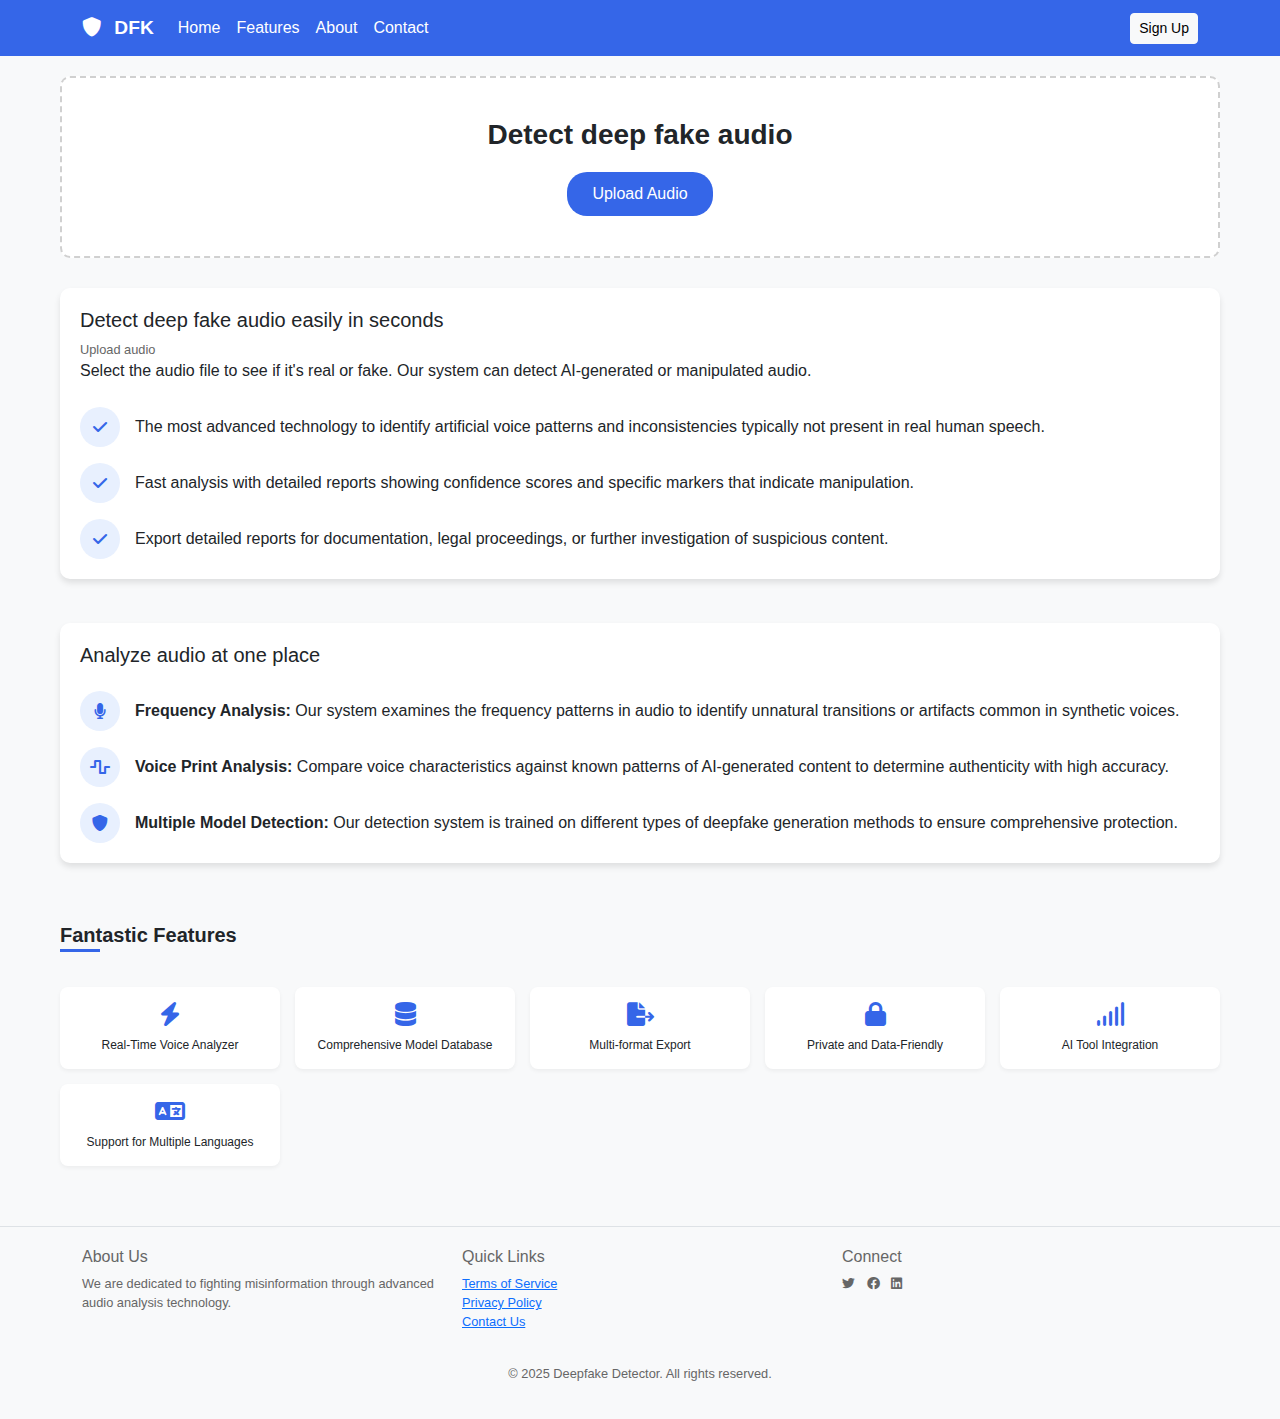
<file: index.html>
<!DOCTYPE html>
<html lang="en">
<head>
    <meta charset="UTF-8">
    <meta name="viewport" content="width=device-width, initial-scale=1.0">
    <title>Deepfake Audio Detector</title>
    <link href="https://cdn.jsdelivr.net/npm/bootstrap@5.3.0-alpha1/dist/css/bootstrap.min.css" rel="stylesheet">
    <link rel="stylesheet" href="https://cdnjs.cloudflare.com/ajax/libs/font-awesome/6.0.0/css/all.min.css">
    <style>
        body {
            font-family: -apple-system, BlinkMacSystemFont, 'Segoe UI', Roboto, Oxygen, Ubuntu, Cantarell, 'Open Sans', 'Helvetica Neue', sans-serif;
            background-color: #f8f9fa;
        }
        
        .navbar {
            background-color: #3566e8;
            color: white;
        }
        
        .navbar-brand, .nav-link {
            color: white;
        }
        
        .logo {
            font-weight: bold;
            font-size: 1.2rem;
        }
        
        .main-container {
            max-width: 1200px;
            margin: 0 auto;
            padding: 20px;
        }
        
        .upload-area {
            background-color: white;
            border: 2px dashed #d0d0d0;
            border-radius: 10px;
            padding: 40px;
            text-align: center;
            margin-bottom: 30px;
            position: relative;
        }
        
        .upload-area h3 {
            font-weight: bold;
            margin-bottom: 20px;
        }
        
        .upload-btn {
            background-color: #3566e8;
            color: white;
            padding: 10px 25px;
            border-radius: 20px;
            border: none;
        }
        
        .feature-section {
            margin-top: 40px;
        }
        
        .feature-box {
            background-color: white;
            border-radius: 10px;
            padding: 20px;
            margin-bottom: 20px;
            box-shadow: 0 4px 6px rgba(0,0,0,0.1);
        }
        
        .feature-icon {
            width: 40px;
            height: 40px;
            background-color: #e8f0fe;
            border-radius: 50%;
            display: flex;
            align-items: center;
            justify-content: center;
            margin-right: 15px;
        }
        
        .feature-content {
            flex: 1;
        }
        
        .features-grid {
            display: grid;
            grid-template-columns: repeat(auto-fill, minmax(200px, 1fr));
            gap: 15px;
            margin-top: 20px;
        }
        
        .grid-item {
            background-color: white;
            padding: 15px;
            border-radius: 8px;
            text-align: center;
            box-shadow: 0 2px 4px rgba(0,0,0,0.05);
        }
        
        .grid-item i {
            font-size: 24px;
            color: #3566e8;
            margin-bottom: 10px;
        }
        
        .grid-item p {
            font-size: 12px;
            margin-bottom: 0;
        }
        
        .accent-blue {
            color: #3566e8;
        }
        
        .section-title {
            font-weight: bold;
            margin-bottom: 20px;
            position: relative;
            display: inline-block;
        }
        
        .section-title::after {
            content: '';
            position: absolute;
            bottom: -5px;
            left: 0;
            width: 40px;
            height: 3px;
            background-color: #3566e8;
        }
        
        .result-box {
            background-color: #e8f0fe;
            border-radius: 10px;
            padding: 20px;
            margin: 10px;
            text-align: center;
            min-height: 150px;
            display: flex;
            flex-direction: column;
            justify-content: center;
            align-items: center;
        }
        
        .processing-animation {
            display: flex;
            flex-direction: column;
            align-items: center;
            justify-content: center;
            padding: 30px;
        }
        
        .spinner {
            width: 40px;
            height: 40px;
            border: 4px solid #f3f3f3;
            border-top: 4px solid #3566e8;
            border-radius: 50%;
            animation: spin 1s linear infinite;
            margin-bottom: 20px;
        }
        
        @keyframes spin {
            0% { transform: rotate(0deg); }
            100% { transform: rotate(360deg); }
        }
        
        .screen {
            display: none;
        }
        
        .active-screen {
            display: block;
        }
        
        .analysis-table {
            width: 100%;
            margin-top: 20px;
        }
        
        .analysis-table th {
            background-color: #3566e8;
            color: white;
        }
        
        .analysis-table .highlight {
            background-color: #ffecb3;
        }
        
        #fileInput {
            display: none;
        }
        
        .small-label {
            font-size: 0.8rem;
            color: #666;
        }
        
        .footer {
            background-color: #f8f9fa;
            padding: 20px 0;
            margin-top: 40px;
            font-size: 0.8rem;
            color: #666;
            border-top: 1px solid #dee2e6;
        }
    </style>
</head>
<body>
    <nav class="navbar navbar-expand-lg navbar-dark">
        <div class="container">
            <a class="navbar-brand logo" href="#">
                <i class="fas fa-shield-alt me-2"></i> DFK
            </a>
            <button class="navbar-toggler" type="button" data-bs-toggle="collapse" data-bs-target="#navbarNav">
                <span class="navbar-toggler-icon"></span>
            </button>
            <div class="collapse navbar-collapse" id="navbarNav">
                <ul class="navbar-nav">
                    <li class="nav-item">
                        <a class="nav-link active" href="#">Home</a>
                    </li>
                    <li class="nav-item">
                        <a class="nav-link" href="#">Features</a>
                    </li>
                    <li class="nav-item">
                        <a class="nav-link" href="#">About</a>
                    </li>
                    <li class="nav-item">
                        <a class="nav-link" href="#">Contact</a>
                    </li>
                </ul>
            </div>
            <div>
                <button class="btn btn-light btn-sm">Sign Up</button>
            </div>
        </div>
    </nav>

    <div class="main-container">
        <!-- Screen 1: Upload -->
        <div id="uploadScreen" class="screen active-screen">
            <div class="upload-area">
                <h3>Detect deep fake audio</h3>
                <input type="file" id="fileInput" accept="audio/*" />
                <button id="uploadBtn" class="upload-btn" onclick="document.getElementById('fileInput').click()">
                    Upload Audio
                </button>
            </div>

            <div class="row mb-4">
                <div class="col-md-12">
                    <div class="feature-box">
                        <h5>Detect deep fake audio easily in seconds</h5>
                        <div class="small-label">Upload audio</div>
                        <p>Select the audio file to see if it's real or fake. Our system can detect AI-generated or manipulated audio.</p>
                        
                        <div class="d-flex align-items-center mb-3 mt-4">
                            <div class="feature-icon">
                                <i class="fas fa-check accent-blue"></i>
                            </div>
                            <div class="feature-content">
                                <p class="mb-0">The most advanced technology to identify artificial voice patterns and inconsistencies typically not present in real human speech.</p>
                            </div>
                        </div>
                        
                        <div class="d-flex align-items-center mb-3">
                            <div class="feature-icon">
                                <i class="fas fa-check accent-blue"></i>
                            </div>
                            <div class="feature-content">
                                <p class="mb-0">Fast analysis with detailed reports showing confidence scores and specific markers that indicate manipulation.</p>
                            </div>
                        </div>
                        
                        <div class="d-flex align-items-center">
                            <div class="feature-icon">
                                <i class="fas fa-check accent-blue"></i>
                            </div>
                            <div class="feature-content">
                                <p class="mb-0">Export detailed reports for documentation, legal proceedings, or further investigation of suspicious content.</p>
                            </div>
                        </div>
                    </div>
                </div>
            </div>

            <div class="row mb-4">
                <div class="col-md-12">
                    <div class="feature-box">
                        <h5>Analyze audio at one place</h5>
                        
                        <div class="d-flex align-items-center mb-3 mt-4">
                            <div class="feature-icon">
                                <i class="fas fa-microphone accent-blue"></i>
                            </div>
                            <div class="feature-content">
                                <p class="mb-0"><strong>Frequency Analysis:</strong> Our system examines the frequency patterns in audio to identify unnatural transitions or artifacts common in synthetic voices.</p>
                            </div>
                        </div>
                        
                        <div class="d-flex align-items-center mb-3">
                            <div class="feature-icon">
                                <i class="fas fa-wave-square accent-blue"></i>
                            </div>
                            <div class="feature-content">
                                <p class="mb-0"><strong>Voice Print Analysis:</strong> Compare voice characteristics against known patterns of AI-generated content to determine authenticity with high accuracy.</p>
                            </div>
                        </div>
                        
                        <div class="d-flex align-items-center">
                            <div class="feature-icon">
                                <i class="fas fa-shield-alt accent-blue"></i>
                            </div>
                            <div class="feature-content">
                                <p class="mb-0"><strong>Multiple Model Detection:</strong> Our detection system is trained on different types of deepfake generation methods to ensure comprehensive protection.</p>
                            </div>
                        </div>
                    </div>
                </div>
            </div>

            <div class="feature-section">
                <h5 class="section-title">Fantastic Features</h5>
                
                <div class="features-grid">
                    <div class="grid-item">
                        <i class="fas fa-bolt"></i>
                        <p>Real-Time Voice Analyzer</p>
                    </div>
                    <div class="grid-item">
                        <i class="fas fa-database"></i>
                        <p>Comprehensive Model Database</p>
                    </div>
                    <div class="grid-item">
                        <i class="fas fa-file-export"></i>
                        <p>Multi-format Export</p>
                    </div>
                    <div class="grid-item">
                        <i class="fas fa-lock"></i>
                        <p>Private and Data-Friendly</p>
                    </div>
                    <div class="grid-item">
                        <i class="fas fa-signal"></i>
                        <p>AI Tool Integration</p>
                    </div>
                    <div class="grid-item">
                        <i class="fas fa-language"></i>
                        <p>Support for Multiple Languages</p>
                    </div>
                </div>
            </div>
        </div>

        <!-- Screen 2: Processing -->
        <div id="processingScreen" class="screen">
            <div class="upload-area">
                <div class="processing-animation">
                    <div class="spinner"></div>
                    <h3>Processing...</h3>
                </div>
            </div>
            
            <div class="row mb-4">
                <div class="col-md-12">
                    <div class="feature-box">
                        <h5>Detect deep fake audio easily in seconds</h5>
                        <div class="small-label">Upload audio</div>
                        <p>Select the audio file to see if it's real or fake. Our system can detect AI-generated or manipulated audio.</p>
                        
                        <div class="d-flex align-items-center mb-3 mt-4">
                            <div class="feature-icon">
                                <i class="fas fa-check accent-blue"></i>
                            </div>
                            <div class="feature-content">
                                <p class="mb-0">The most advanced technology to identify artificial voice patterns and inconsistencies typically not present in real human speech.</p>
                            </div>
                        </div>
                        
                        <div class="d-flex align-items-center mb-3">
                            <div class="feature-icon">
                                <i class="fas fa-check accent-blue"></i>
                            </div>
                            <div class="feature-content">
                                <p class="mb-0">Fast analysis with detailed reports showing confidence scores and specific markers that indicate manipulation.</p>
                            </div>
                        </div>
                        
                        <div class="d-flex align-items-center">
                            <div class="feature-icon">
                                <i class="fas fa-check accent-blue"></i>
                            </div>
                            <div class="feature-content">
                                <p class="mb-0">Export detailed reports for documentation, legal proceedings, or further investigation of suspicious content.</p>
                            </div>
                        </div>
                    </div>
                </div>
            </div>

            <div class="row mb-4">
                <div class="col-md-12">
                    <div class="feature-box">
                        <h5>Analyze audio at one place</h5>
                        
                        <div class="d-flex align-items-center mb-3 mt-4">
                            <div class="feature-icon">
                                <i class="fas fa-microphone accent-blue"></i>
                            </div>
                            <div class="feature-content">
                                <p class="mb-0"><strong>Frequency Analysis:</strong> Our system examines the frequency patterns in audio to identify unnatural transitions or artifacts common in synthetic voices.</p>
                            </div>
                        </div>
                        
                        <div class="d-flex align-items-center mb-3">
                            <div class="feature-icon">
                                <i class="fas fa-wave-square accent-blue"></i>
                            </div>
                            <div class="feature-content">
                                <p class="mb-0"><strong>Voice Print Analysis:</strong> Compare voice characteristics against known patterns of AI-generated content to determine authenticity with high accuracy.</p>
                            </div>
                        </div>
                        
                        <div class="d-flex align-items-center">
                            <div class="feature-icon">
                                <i class="fas fa-shield-alt accent-blue"></i>
                            </div>
                            <div class="feature-content">
                                <p class="mb-0"><strong>Multiple Model Detection:</strong> Our detection system is trained on different types of deepfake generation methods to ensure comprehensive protection.</p>
                            </div>
                        </div>
                    </div>
                </div>
            </div>

            <div class="feature-section">
                <h5 class="section-title">Fantastic Features</h5>
                
                <div class="features-grid">
                    <div class="grid-item">
                        <i class="fas fa-bolt"></i>
                        <p>Real-Time Voice Analyzer</p>
                    </div>
                    <div class="grid-item">
                        <i class="fas fa-database"></i>
                        <p>Comprehensive Model Database</p>
                    </div>
                    <div class="grid-item">
                        <i class="fas fa-file-export"></i>
                        <p>Multi-format Export</p>
                    </div>
                    <div class="grid-item">
                        <i class="fas fa-lock"></i>
                        <p>Private and Data-Friendly</p>
                    </div>
                    <div class="grid-item">
                        <i class="fas fa-signal"></i>
                        <p>AI Tool Integration</p>
                    </div>
                    <div class="grid-item">
                        <i class="fas fa-language"></i>
                        <p>Support for Multiple Languages</p>
                    </div>
                </div>
            </div>
        </div>

        <!-- Screen 3: Results -->
        <div id="resultsScreen" class="screen">
            <div class="upload-area p-4">
                <div class="row">
                    <div class="col-md-6">
                        <div class="result-box">
                            <h5>Real audio</h5>
                            <p class="mb-0" id="realAudioScore">98%</p>
                        </div>
                    </div>
                    <div class="col-md-6">
                        <div class="result-box">
                            <h5>Deep fake audio</h5>
                            <p class="mb-0" id="fakeAudioScore">2%</p>
                        </div>
                    </div>
                </div>
                <div class="d-flex justify-content-center mt-4">
                    <button class="upload-btn me-3">Download Report</button>
                    <button class="upload-btn" id="newAnalysisBtn">New Analysis</button>
                </div>
            </div>
            
            <div class="row mb-4 mt-4">
                <div class="col-md-12">
                    <div class="feature-box">
                        <h5>Analysis Summary</h5>
                        <p>Detailed breakdown of the audio analysis results:</p>
                        
                        <div class="table-responsive">
                            <table class="table table-bordered analysis-table">
                                <thead>
                                    <tr>
                                        <th>Feature</th>
                                        <th>Value</th>
                                        <th>Probability</th>
                                        <th>Indication</th>
                                    </tr>
                                </thead>
                                <tbody>
                                    <tr>
                                        <td>Frequency Coherence</td>
                                        <td>0.92</td>
                                        <td>91.6%</td>
                                        <td>Natural</td>
                                    </tr>
                                    <tr class="highlight">
                                        <td>Spectral Artifacts</td>
                                        <td>0.03</td>
                                        <td>97.3%</td>
                                        <td>Natural</td>
                                    </tr>
                                    <tr>
                                        <td>Voice Patterns</td>
                                        <td>0.94</td>
                                        <td>94.2%</td>
                                        <td>Natural</td>
                                    </tr>
                                    <tr>
                                        <td>Breathing Patterns</td>
                                        <td>0.89</td>
                                        <td>89.1%</td>
                                        <td>Natural</td>
                                    </tr>
                                    <tr class="highlight">
                                        <td>Background Noise Consistency</td>
                                        <td>0.95</td>
                                        <td>95.4%</td>
                                        <td>Natural</td>
                                    </tr>
                                </tbody>
                            </table>
                        </div>
                    </div>
                </div>
            </div>

            <div class="row mb-4">
                <div class="col-md-12">
                    <div class="feature-box">
                        <h5>Analyze audio at one place</h5>
                        
                        <div class="d-flex align-items-center mb-3 mt-4">
                            <div class="feature-icon">
                                <i class="fas fa-microphone accent-blue"></i>
                            </div>
                            <div class="feature-content">
                                <p class="mb-0"><strong>Frequency Analysis:</strong> Our system examines the frequency patterns in audio to identify unnatural transitions or artifacts common in synthetic voices.</p>
                            </div>
                        </div>
                        
                        <div class="d-flex align-items-center mb-3">
                            <div class="feature-icon">
                                <i class="fas fa-wave-square accent-blue"></i>
                            </div>
                            <div class="feature-content">
                                <p class="mb-0"><strong>Voice Print Analysis:</strong> Compare voice characteristics against known patterns of AI-generated content to determine authenticity with high accuracy.</p>
                            </div>
                        </div>
                        
                        <div class="d-flex align-items-center">
                            <div class="feature-icon">
                                <i class="fas fa-shield-alt accent-blue"></i>
                            </div>
                            <div class="feature-content">
                                <p class="mb-0"><strong>Multiple Model Detection:</strong> Our detection system is trained on different types of deepfake generation methods to ensure comprehensive protection.</p>
                            </div>
                        </div>
                    </div>
                </div>
            </div>

            <div class="feature-section">
                <h5 class="section-title">Fantastic Features</h5>
                
                <div class="features-grid">
                    <div class="grid-item">
                        <i class="fas fa-bolt"></i>
                        <p>Real-Time Voice Analyzer</p>
                    </div>
                    <div class="grid-item">
                        <i class="fas fa-database"></i>
                        <p>Comprehensive Model Database</p>
                    </div>
                    <div class="grid-item">
                        <i class="fas fa-file-export"></i>
                        <p>Multi-format Export</p>
                    </div>
                    <div class="grid-item">
                        <i class="fas fa-lock"></i>
                        <p>Private and Data-Friendly</p>
                    </div>
                    <div class="grid-item">
                        <i class="fas fa-signal"></i>
                        <p>AI Tool Integration</p>
                    </div>
                    <div class="grid-item">
                        <i class="fas fa-language"></i>
                        <p>Support for Multiple Languages</p>
                    </div>
                </div>
            </div>
        </div>
    </div>

    <footer class="footer">
        <div class="container">
            <div class="row">
                <div class="col-md-4">
                    <h6>About Us</h6>
                    <p>We are dedicated to fighting misinformation through advanced audio analysis technology.</p>
                </div>
                <div class="col-md-4">
                    <h6>Quick Links</h6>
                    <ul class="list-unstyled">
                        <li><a href="#">Terms of Service</a></li>
                        <li><a href="#">Privacy Policy</a></li>
                        <li><a href="#">Contact Us</a></li>
                    </ul>
                </div>
                <div class="col-md-4">
                    <h6>Connect</h6>
                    <div>
                        <i class="fab fa-twitter me-2"></i>
                        <i class="fab fa-facebook me-2"></i>
                        <i class="fab fa-linkedin me-2"></i>
                    </div>
                </div>
            </div>
            <div class="row mt-3">
                <div class="col-12 text-center">
                    <p>© 2025 Deepfake Detector. All rights reserved.</p>
                </div>
            </div>
        </div>
    </footer>

    <script src="https://cdn.jsdelivr.net/npm/bootstrap@5.3.0-alpha1/dist/js/bootstrap.bundle.min.js"></script>
    <script>
        // File upload event
        document.getElementById('fileInput').addEventListener('change', function(e) {
            if (e.target.files.length > 0) {
                // Show processing screen
                showScreen('processingScreen');
                
                // Simulate processing (3 seconds)
                setTimeout(function() {
                    // Show results screen
                    showScreen('resultsScreen');
                    
                    // Generate random scores for demo
                    const realScore = Math.floor(Math.random() * 50) + 50;
                    const fakeScore = 100 - realScore;
                    
                    document.getElementById('realAudioScore').textContent = realScore + '%';
                    document.getElementById('fakeAudioScore').textContent = fakeScore + '%';
                    
                    // Update table based on scores
                    updateAnalysisTable(realScore > fakeScore);
                }, 3000);
            }
        });
        
        // New analysis button event
        document.getElementById('newAnalysisBtn').addEventListener('click', function() {
            showScreen('uploadScreen');
            document.getElementById('fileInput').value = '';
        });
        
        // Function to show a specific screen
        function showScreen(screenId) {
            // Hide all screens
            document.querySelectorAll('.screen').forEach(function(screen) {
                screen.classList.remove('active-screen');
            });
            
            // Show the requested screen
            document.getElementById(screenId).classList.add('active-screen');
        }
        
        // Function to update the analysis table
        function updateAnalysisTable(isReal) {
            const tableRows = document.querySelectorAll('.analysis-table tbody tr');
            
            // Reset highlighting
            tableRows.forEach(function(row) {
                row.classList.remove('highlight');
            });
            
            // Add highlighting to 2 random rows
            const randomIndexes = [];
            while (randomIndexes.length < 2) {
                const randomIndex = Math.floor(Math.random() * tableRows.length);
                if (!randomIndexes.includes(randomIndex)) {
                    randomIndexes.push(randomIndex);
                }
            }
            
            randomIndexes.forEach(function(index) {
                tableRows[index].classList.add('highlight');
            });
            
            // Update values based on if the audio is real or fake
            tableRows.forEach(function(row, index) {
                const valueCell = row.cells[1];
                const probCell = row.cells[2];
                const indicationCell = row.cells[3];
                
                if (isReal) {
                    // For real audio
                    const value = (Math.random() * 0.15 + 0.85).toFixed(2);
                    const prob = (parseFloat(value) * 100).toFixed(1) + '%';
                    valueCell.textContent = value;
                    probCell.textContent = prob;
                    indicationCell.textContent = 'Natural';
                } else {
                    // For fake audio
                    if (index === 0 || index === 2) {
                        // Some features show natural patterns
                        const value = (Math.random() * 0.15 + 0.85).toFixed(2);
                        const prob = (parseFloat(value) * 100).toFixed(1) + '%';
                        valueCell.textContent = value;
                        probCell.textContent = prob;
                        indicationCell.textContent = 'Natural';
                    } else {
                        // Other features show synthetic patterns
                        const value = (Math.random() * 0.3 + 0.1).toFixed(2);
                        const probFake = (parseFloat(1 - value) * 100).toFixed(1) + '%';
                        valueCell.textContent = value;
                        probCell.textContent = probFake;
                        indicationCell.textContent = 'Synthetic';
                    }
                }
            });
        }
    </script>
</body>
</html>
</file>
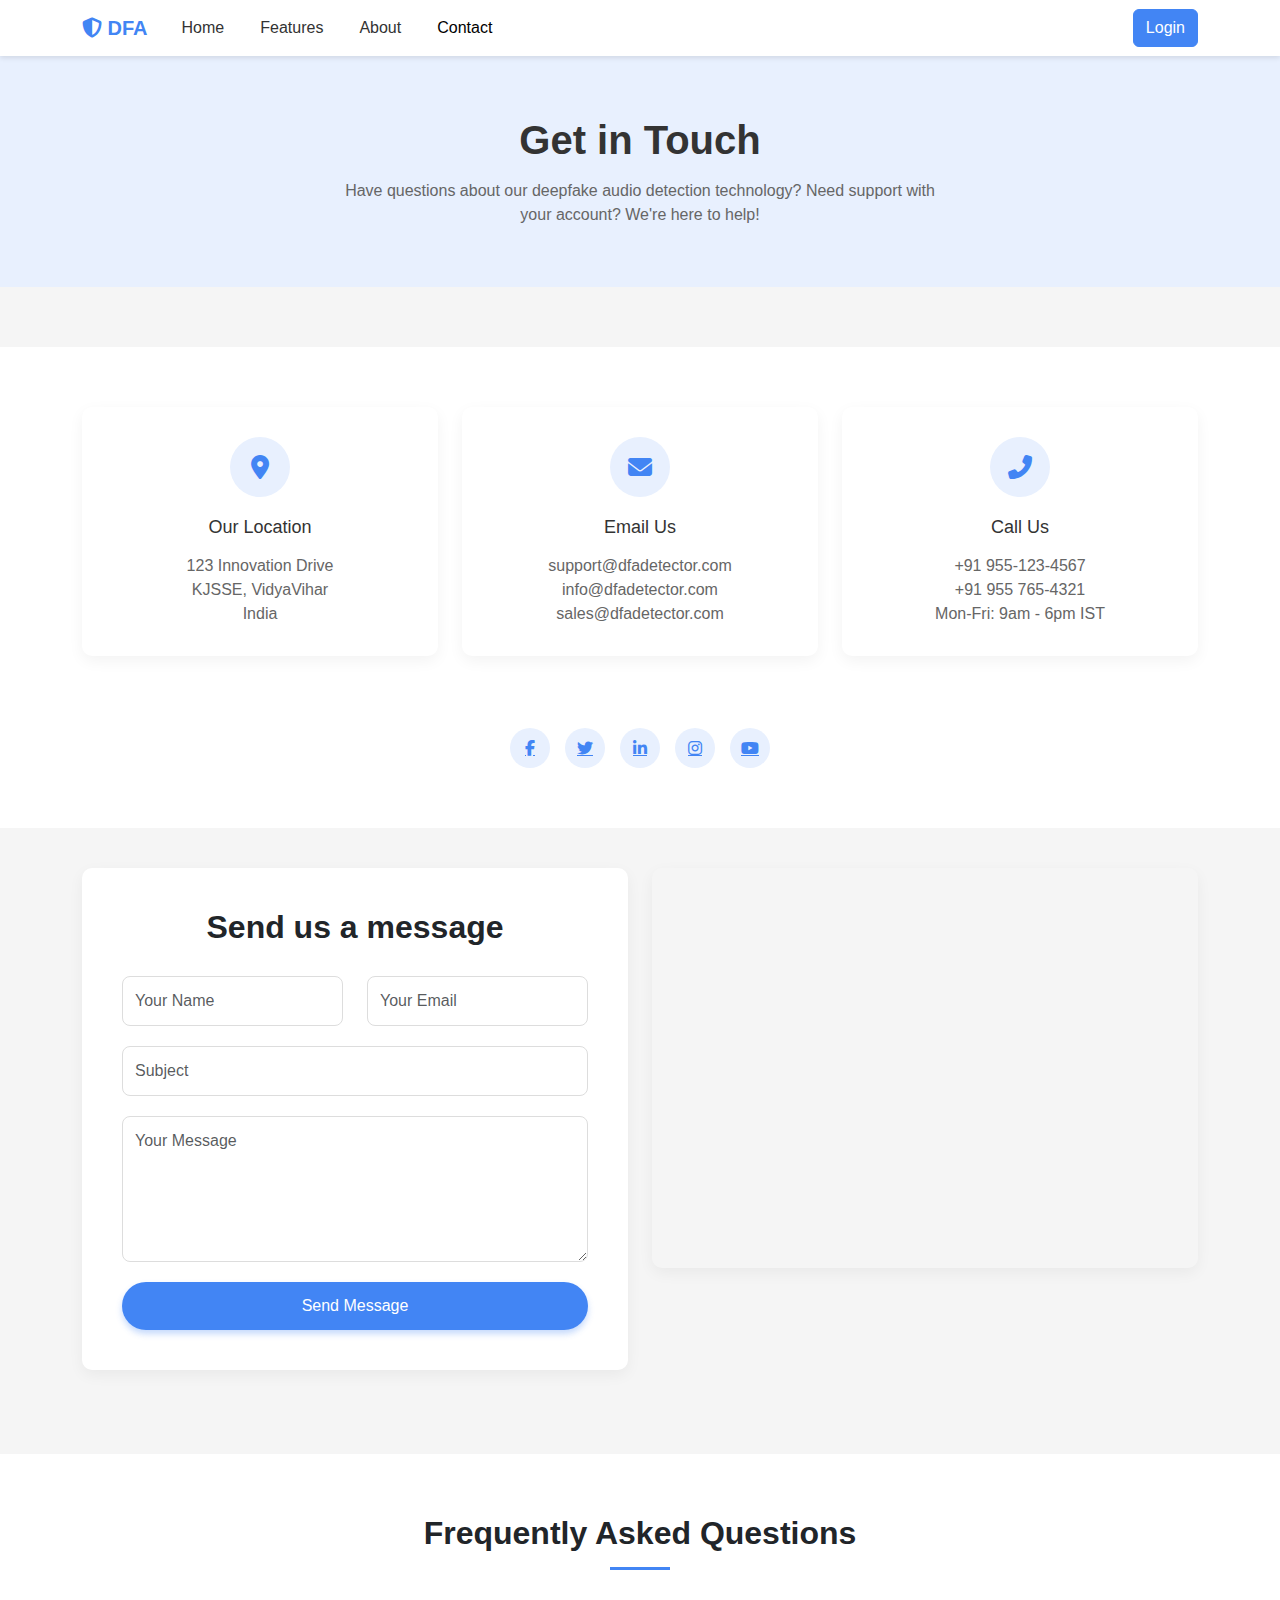
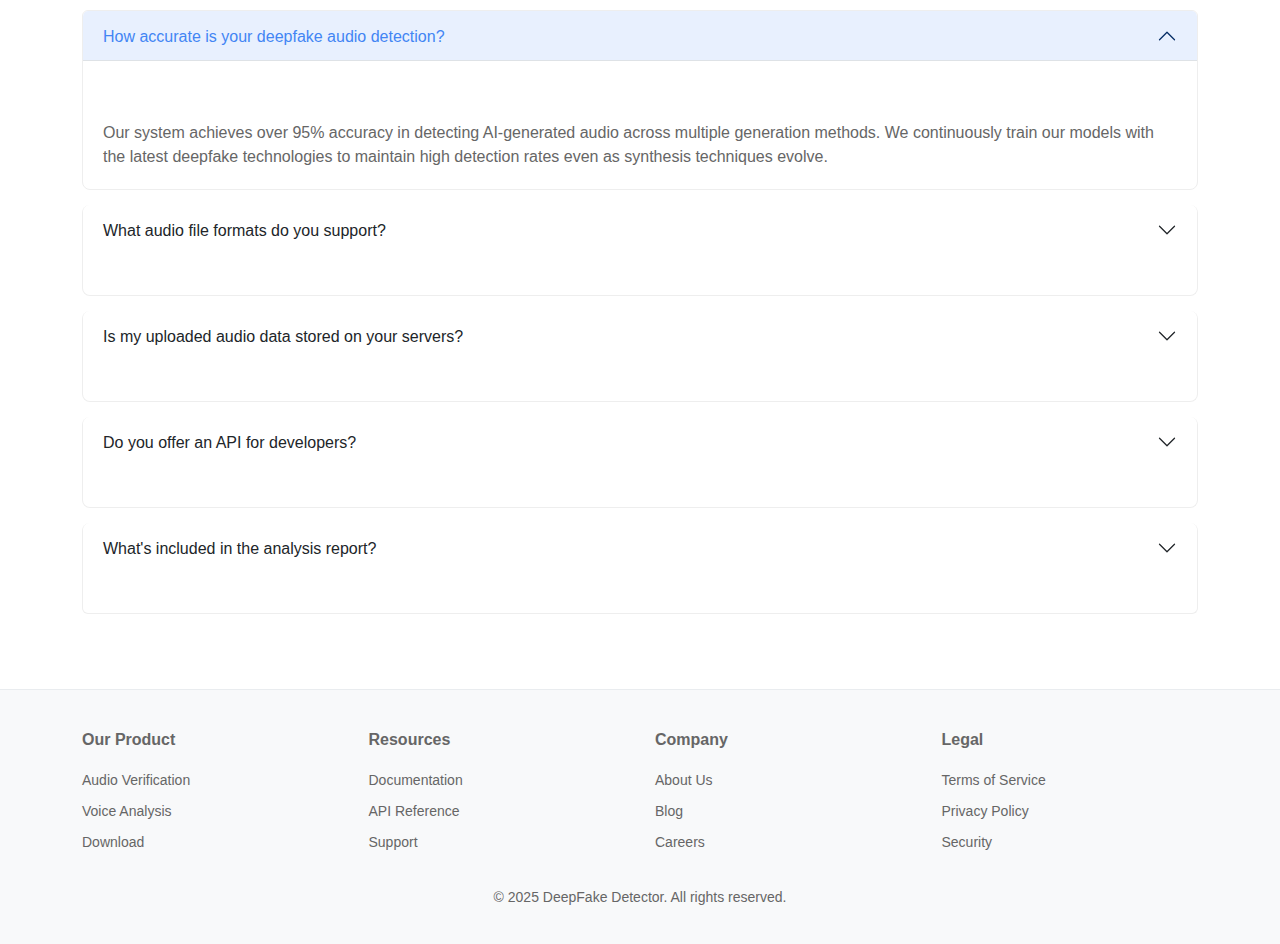
<file: contact.html>
<!DOCTYPE html>
<html lang="en">
<head>
    <meta charset="UTF-8">
    <meta name="viewport" content="width=device-width, initial-scale=1.0">
    <title>Contact Us - DeepFake Audio Detector</title>
    <!-- Bootstrap CSS -->
    <link href="https://cdn.jsdelivr.net/npm/bootstrap@5.3.0/dist/css/bootstrap.min.css" rel="stylesheet">
    <!-- Font Awesome -->
    <link rel="stylesheet" href="https://cdnjs.cloudflare.com/ajax/libs/font-awesome/6.4.0/css/all.min.css">
    <style>
        :root {
            --primary-color: #4285F4;
            --dark-blue: #1a73e8;
            --light-blue: #e8f0fe;
            --light-purple: #e6e6fa;
        }
        
        body {
            font-family: 'Arial', sans-serif;
            background-color: #f5f5f5;
        }
        
        .navbar {
            background-color: white;
            box-shadow: 0 2px 5px rgba(0,0,0,0.1);
        }
        
        .navbar-brand {
            font-weight: bold;
            color: var(--primary-color);
        }
        
        .nav-link {
            color: #333;
            margin: 0 10px;
        }
        
        .btn-primary {
            background-color: var(--primary-color);
            border-color: var(--primary-color);
        }
        
        .btn-primary:hover {
            background-color: var(--dark-blue);
            border-color: var(--dark-blue);
        }
        
        .page-header {
            background-color: var(--light-blue);
            padding: 60px 0;
            text-align: center;
            margin-bottom: 60px;
        }
        
        .page-header h1 {
            font-weight: 600;
            color: #333;
            margin-bottom: 15px;
        }
        
        .page-header p {
            max-width: 600px;
            margin: 0 auto;
            color: #666;
        }
        
        .contact-section {
            background-color: #fff;
            padding: 60px 0;
            margin-bottom: 40px;
        }
        
        .contact-card {
            background-color: white;
            border-radius: 10px;
            padding: 30px;
            box-shadow: 0 5px 15px rgba(0,0,0,0.05);
            height: 100%;
            transition: transform 0.3s;
        }
        
        .contact-card:hover {
            transform: translateY(-5px);
        }
        
        .contact-icon {
            background-color: var(--light-blue);
            color: var(--primary-color);
            width: 60px;
            height: 60px;
            border-radius: 50%;
            display: flex;
            align-items: center;
            justify-content: center;
            margin: 0 auto 20px;
            font-size: 24px;
        }
        
        .contact-info {
            text-align: center;
        }
        
        .contact-info h4 {
            font-size: 18px;
            color: #333;
            margin-bottom: 15px;
        }
        
        .contact-info p {
            color: #666;
            margin-bottom: 0;
        }
        
        .form-section {
            background-color: white;
            border-radius: 10px;
            padding: 40px;
            box-shadow: 0 5px 15px rgba(0,0,0,0.05);
            margin-bottom: 60px;
        }
        
        .form-section h2 {
            font-weight: 600;
            margin-bottom: 30px;
            text-align: center;
        }
        
        .form-control {
            padding: 12px;
            border-radius: 8px;
            border: 1px solid #ddd;
            margin-bottom: 20px;
        }
        
        .form-control:focus {
            border-color: var(--primary-color);
            box-shadow: 0 0 0 0.25rem rgba(66, 133, 244, 0.25);
        }
        
        .submit-btn {
            background-color: var(--primary-color);
            color: white;
            border: none;
            padding: 12px 30px;
            border-radius: 25px;
            cursor: pointer;
            transition: all 0.3s;
            font-weight: 500;
            box-shadow: 0 4px 6px rgba(66, 133, 244, 0.3);
            width: 100%;
        }
        
        .submit-btn:hover {
            background-color: var(--dark-blue);
            transform: translateY(-2px);
            box-shadow: 0 6px 8px rgba(66, 133, 244, 0.4);
        }
        
        .map-container {
            height: 400px;
            border-radius: 10px;
            overflow: hidden;
            box-shadow: 0 5px 15px rgba(0,0,0,0.05);
        }
        
        .faq-section {
            background-color: #fff;
            padding: 60px 0;
        }
        
        .faq-section h2 {
            text-align: center;
            margin-bottom: 40px;
            font-weight: 600;
        }
        
        .accordion-item {
            margin-bottom: 15px;
            border-radius: 8px;
            overflow: hidden;
            border: 1px solid #eee;
        }
        
        .accordion-button {
            padding: 15px 20px;
            font-weight: 500;
            background-color: #fff;
        }
        
        .accordion-button:not(.collapsed) {
            background-color: var(--light-blue);
            color: var(--primary-color);
        }
        
        .accordion-body {
            padding: 20px;
            color: #666;
        }
        
        .footer {
            background-color: #f8f9fa;
            padding: 40px 0 20px;
            font-size: 14px;
            color: #666;
            border-top: 1px solid #e9ecef;
        }
        
        .footer-grid {
            display: grid;
            grid-template-columns: repeat(auto-fill, minmax(200px, 1fr));
            gap: 30px;
        }
        
        .footer-section h5 {
            font-size: 16px;
            font-weight: bold;
            margin-bottom: 20px;
        }
        
        .footer-link {
            display: block;
            color: #666;
            text-decoration: none;
            margin-bottom: 10px;
            font-size: 14px;
            transition: color 0.3s;
        }
        
        .footer-link:hover {
            color: var(--primary-color);
        }
        
        .section-heading {
            text-align: center;
            margin-bottom: 40px;
            position: relative;
        }
        
        .section-heading:after {
            content: '';
            display: block;
            width: 60px;
            height: 3px;
            background-color: var(--primary-color);
            margin: 15px auto 0;
        }
        
        .social-links {
            display: flex;
            justify-content: center;
            gap: 15px;
            margin-top: 20px;
        }
        
        .social-link {
            background-color: var(--light-blue);
            color: var(--primary-color);
            width: 40px;
            height: 40px;
            border-radius: 50%;
            display: flex;
            align-items: center;
            justify-content: center;
            transition: all 0.3s;
        }
        
        .social-link:hover {
            background-color: var(--primary-color);
            color: white;
            transform: translateY(-3px);
        }
    </style>
</head>
<body>
    <!-- Navbar -->
    <nav class="navbar navbar-expand-lg navbar-light">
        <div class="container">
            <a class="navbar-brand" href="#">
                <i class="fas fa-shield-alt"></i> DFA
            </a>
            <button class="navbar-toggler" type="button" data-bs-toggle="collapse" data-bs-target="#navbarNav">
                <span class="navbar-toggler-icon"></span>
            </button>
            <div class="collapse navbar-collapse" id="navbarNav">
                <ul class="navbar-nav me-auto">
                    <li class="nav-item">
                        <a class="nav-link" href="/index4.html">Home</a>
                    </li>
                    <li class="nav-item">
                        <a class="nav-link" href="/feature.html">Features</a>
                    </li>
                    <li class="nav-item">
                        <a class="nav-link" href="/about.html">About</a>
                    </li>
                    <li class="nav-item">
                        <a class="nav-link active" href="/contact.html">Contact</a>
                    </li>
                </ul>
                <button class="btn btn-primary">Login</button>
            </div>
        </div>
    </nav>

    <!-- Page Header -->
    <section class="page-header">
        <div class="container">
            <h1>Get in Touch</h1>
            <p>Have questions about our deepfake audio detection technology? Need support with your account? We're here to help!</p>
        </div>
    </section>

    <!-- Contact Info Section -->
    <section class="contact-section">
        <div class="container">
            <div class="row">
                <div class="col-md-4 mb-4">
                    <div class="contact-card">
                        <div class="contact-icon">
                            <i class="fas fa-map-marker-alt"></i>
                        </div>
                        <div class="contact-info">
                            <h4>Our Location</h4>
                            <p>123 Innovation Drive<br>KJSSE, VidyaVihar <br>India</p>
                        </div>
                    </div>
                </div>
                <div class="col-md-4 mb-4">
                    <div class="contact-card">
                        <div class="contact-icon">
                            <i class="fas fa-envelope"></i>
                        </div>
                        <div class="contact-info">
                            <h4>Email Us</h4>
                            <p>support@dfadetector.com<br>info@dfadetector.com<br>sales@dfadetector.com</p>
                        </div>
                    </div>
                </div>
                <div class="col-md-4 mb-4">
                    <div class="contact-card">
                        <div class="contact-icon">
                            <i class="fas fa-phone-alt"></i>
                        </div>
                        <div class="contact-info">
                            <h4>Call Us</h4>
                            <p>+91 955-123-4567<br>+91 955 765-4321<br>Mon-Fri: 9am - 6pm IST</p>
                        </div>
                    </div>
                </div>
            </div>
            
            <div class="social-links mt-5">
                <a href="#" class="social-link"><i class="fab fa-facebook-f"></i></a>
                <a href="#" class="social-link"><i class="fab fa-twitter"></i></a>
                <a href="#" class="social-link"><i class="fab fa-linkedin-in"></i></a>
                <a href="#" class="social-link"><i class="fab fa-instagram"></i></a>
                <a href="#" class="social-link"><i class="fab fa-youtube"></i></a>
            </div>
        </div>
    </section>

    <!-- Contact Form Section -->
    <section>
        <div class="container">
            <div class="row">
                <div class="col-lg-6 mb-4">
                    <div class="form-section">
                        <h2>Send us a message</h2>
                        <form id="contactForm">
                            <div class="row">
                                <div class="col-md-6">
                                    <input type="text" class="form-control" placeholder="Your Name" required>
                                </div>
                                <div class="col-md-6">
                                    <input type="email" class="form-control" placeholder="Your Email" required>
                                </div>
                            </div>
                            <input type="text" class="form-control" placeholder="Subject">
                            <textarea class="form-control" rows="5" placeholder="Your Message" required></textarea>
                            <button type="submit" class="submit-btn">Send Message</button>
                        </form>
                    </div>
                </div>
                <div class="col-lg-6">
                    <div class="map-container">
                        <!-- Replace with your Google Maps embed code -->
                        <iframe src="https://www.google.com/maps/embed?pb=!1m18!1m12!1m3!1d15073.966552943013!2d72.93525726329435!3d19.17371743027528!2m3!1f0!2f0!3f0!3m2!1i1024!2i768!4f13.1!3m3!1m2!1s0x3be7b8f20aff8003%3A0x162a4dae186b3659!2sMulund%20West%2C%20Mumbai%2C%20Maharashtra!5e0!3m2!1sen!2sin!4v1743765624512!5m2!1sen!2sin" width="600" height="450" style="border:0;" allowfullscreen="" loading="lazy" referrerpolicy="no-referrer-when-downgrade"></iframe>
                    </div>
                </div>
            </div>
        </div>
    </section>

    <!-- FAQ Section -->
    <section class="faq-section">
        <div class="container">
            <h2 class="section-heading">Frequently Asked Questions</h2>
            <div class="accordion" id="faqAccordion">
                <div class="accordion-item">
                    <h2 class="accordion-header">
                        <button class="accordion-button" type="button" data-bs-toggle="collapse" data-bs-target="#faq1">
                            How accurate is your deepfake audio detection?
                        </button>
                    </h2>
                    <div id="faq1" class="accordion-collapse collapse show" data-bs-parent="#faqAccordion">
                        <div class="accordion-body">
                            Our system achieves over 95% accuracy in detecting AI-generated audio across multiple generation methods. We continuously train our models with the latest deepfake technologies to maintain high detection rates even as synthesis techniques evolve.
                        </div>
                    </div>
                </div>
                <div class="accordion-item">
                    <h2 class="accordion-header">
                        <button class="accordion-button collapsed" type="button" data-bs-toggle="collapse" data-bs-target="#faq2">
                            What audio file formats do you support?
                        </button>
                    </h2>
                    <div id="faq2" class="accordion-collapse collapse" data-bs-parent="#faqAccordion">
                        <div class="accordion-body">
                            We support all common audio formats including MP3, WAV, AAC, FLAC, OGG, and M4A. Files should be under 50MB for standard users and under 500MB for enterprise customers.
                        </div>
                    </div>
                </div>
                <div class="accordion-item">
                    <h2 class="accordion-header">
                        <button class="accordion-button collapsed" type="button" data-bs-toggle="collapse" data-bs-target="#faq3">
                            Is my uploaded audio data stored on your servers?
                        </button>
                    </h2>
                    <div id="faq3" class="accordion-collapse collapse" data-bs-parent="#faqAccordion">
                        <div class="accordion-body">
                            By default, we process your audio files in real-time and do not permanently store your uploads. Analysis results are stored for 30 days unless you opt for longer retention. Enterprise customers can choose custom data retention policies to meet their compliance needs.
                        </div>
                    </div>
                </div>
                <div class="accordion-item">
                    <h2 class="accordion-header">
                        <button class="accordion-button collapsed" type="button" data-bs-toggle="collapse" data-bs-target="#faq4">
                            Do you offer an API for developers?
                        </button>
                    </h2>
                    <div id="faq4" class="accordion-collapse collapse" data-bs-parent="#faqAccordion">
                        <div class="accordion-body">
                            Yes, we provide a comprehensive REST API that allows developers to integrate our deepfake detection capabilities into their own applications. Our API offers flexible pricing based on usage volume, starting with a free tier for development and testing purposes.
                        </div>
                    </div>
                </div>
                <div class="accordion-item">
                    <h2 class="accordion-header">
                        <button class="accordion-button collapsed" type="button" data-bs-toggle="collapse" data-bs-target="#faq5">
                            What's included in the analysis report?
                        </button>
                    </h2>
                    <div id="faq5" class="accordion-collapse collapse" data-bs-parent="#faqAccordion">
                        <div class="accordion-body">
                            Our detailed analysis reports include authenticity probability scores, confidence levels, specific detected anomalies, spectral analysis graphs, and technical metadata. Premium and enterprise reports also include forensic markers and evidence suitable for legal proceedings.
                        </div>
                    </div>
                </div>
            </div>
        </div>
    </section>

    <!-- Footer -->
    <footer class="footer">
        <div class="container">
            <div class="footer-grid">
                <div class="footer-section">
                    <h5>Our Product</h5>
                    <a href="#" class="footer-link">Audio Verification</a>
                    <a href="#" class="footer-link">Voice Analysis</a>
                    <a href="#" class="footer-link">Download</a>
                </div>
                <div class="footer-section">
                    <h5>Resources</h5>
                    <a href="#" class="footer-link">Documentation</a>
                    <a href="#" class="footer-link">API Reference</a>
                    <a href="#" class="footer-link">Support</a>
                </div>
                <div class="footer-section">
                    <h5>Company</h5>
                    <a href="#" class="footer-link">About Us</a>
                    <a href="#" class="footer-link">Blog</a>
                    <a href="#" class="footer-link">Careers</a>
                </div>
                <div class="footer-section">
                    <h5>Legal</h5>
                    <a href="#" class="footer-link">Terms of Service</a>
                    <a href="#" class="footer-link">Privacy Policy</a>
                    <a href="#" class="footer-link">Security</a>
                </div>
            </div>
            <div class="text-center mt-4">
                <p>© 2025 DeepFake Detector. All rights reserved.</p>
            </div>
        </div>
    </footer>

    <!-- Bootstrap JS -->
    <script src="https://cdn.jsdelivr.net/npm/bootstrap@5.3.0/dist/js/bootstrap.bundle.min.js"></script>
    <script>
        document.addEventListener('DOMContentLoaded', function() {
            // Form submission handler
            const contactForm = document.getElementById('contactForm');
            if (contactForm) {
                contactForm.addEventListener('submit', function(e) {
                    e.preventDefault();
                    
                    // Simulate form submission
                    const submitBtn = this.querySelector('.submit-btn');
                    const originalText = submitBtn.textContent;
                    
                    submitBtn.textContent = 'Sending...';
                    submitBtn.disabled = true;
                    
                    setTimeout(function() {
                        alert('Thank you for your message! We will get back to you soon.');
                        contactForm.reset();
                        submitBtn.textContent = originalText;
                        submitBtn.disabled = false;
                    }, 1500);
                });
            }
        });
    </script>
</body>
</html>
</file>
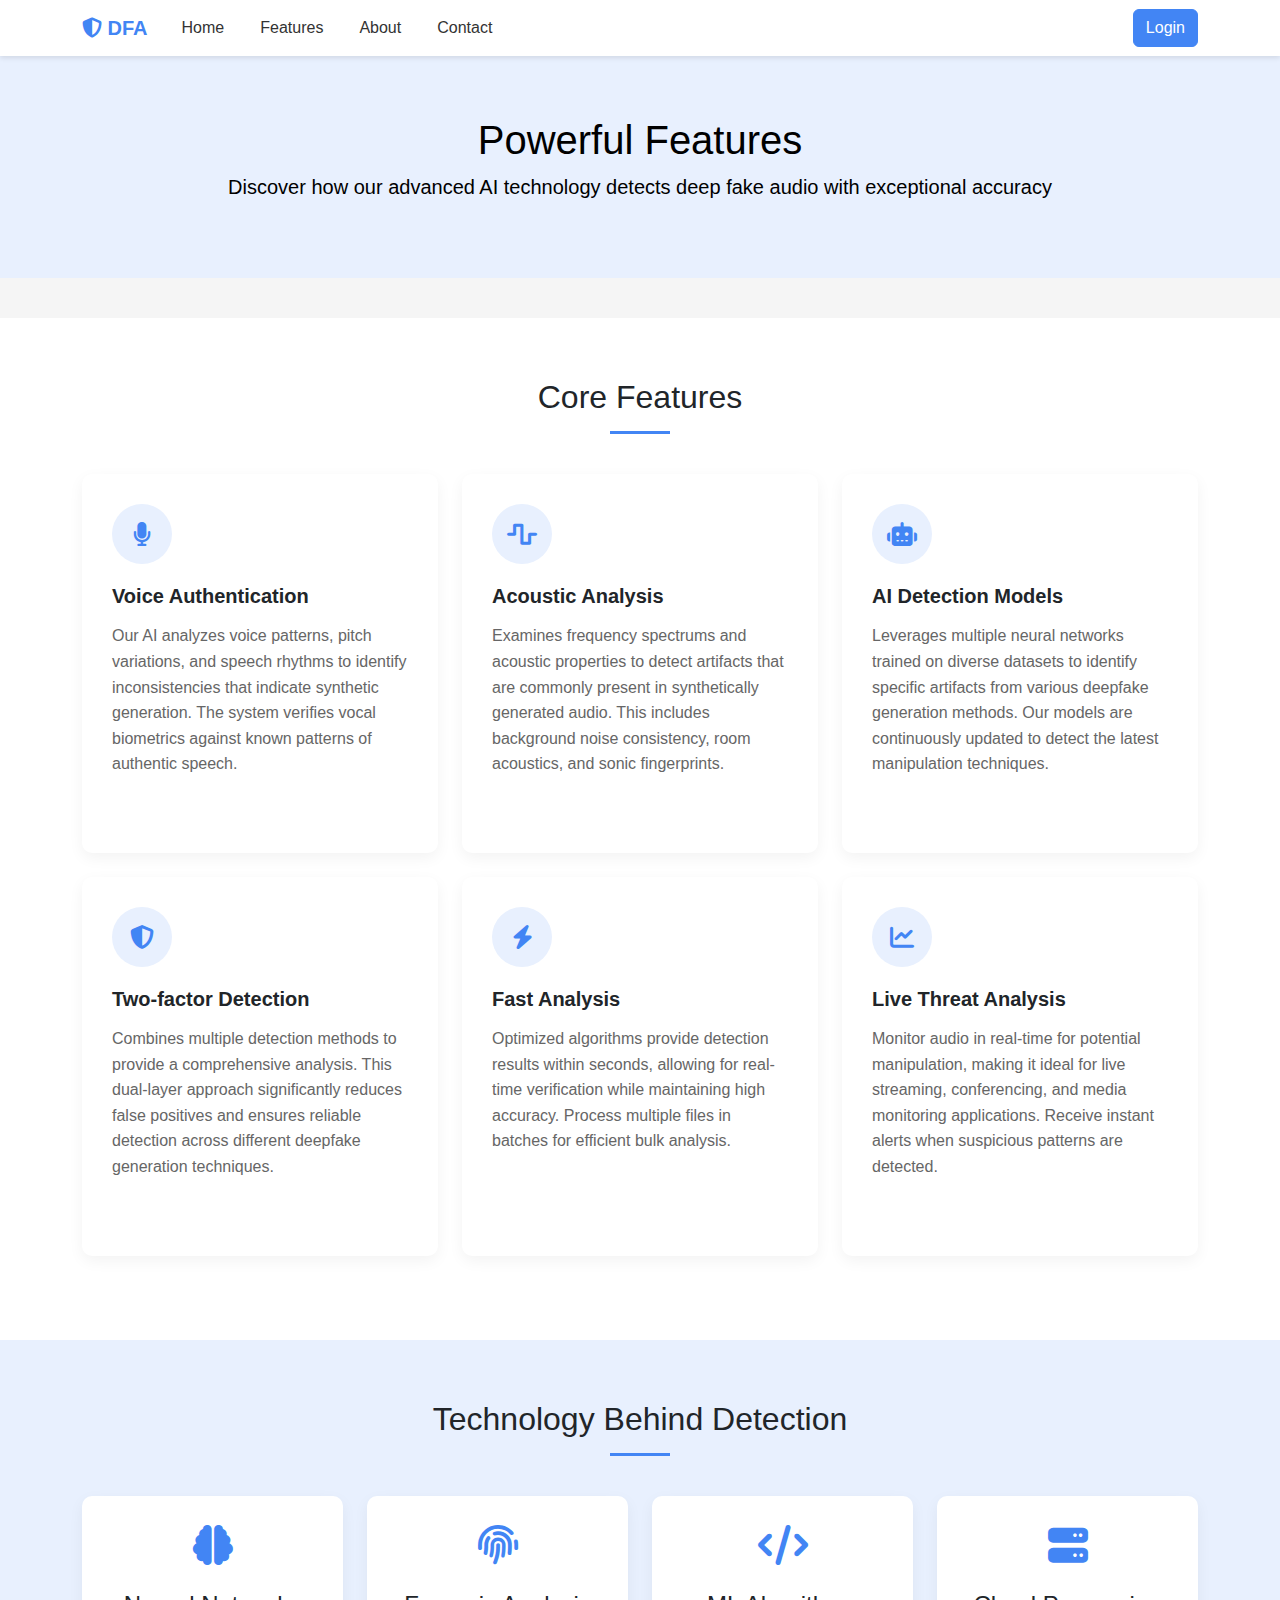
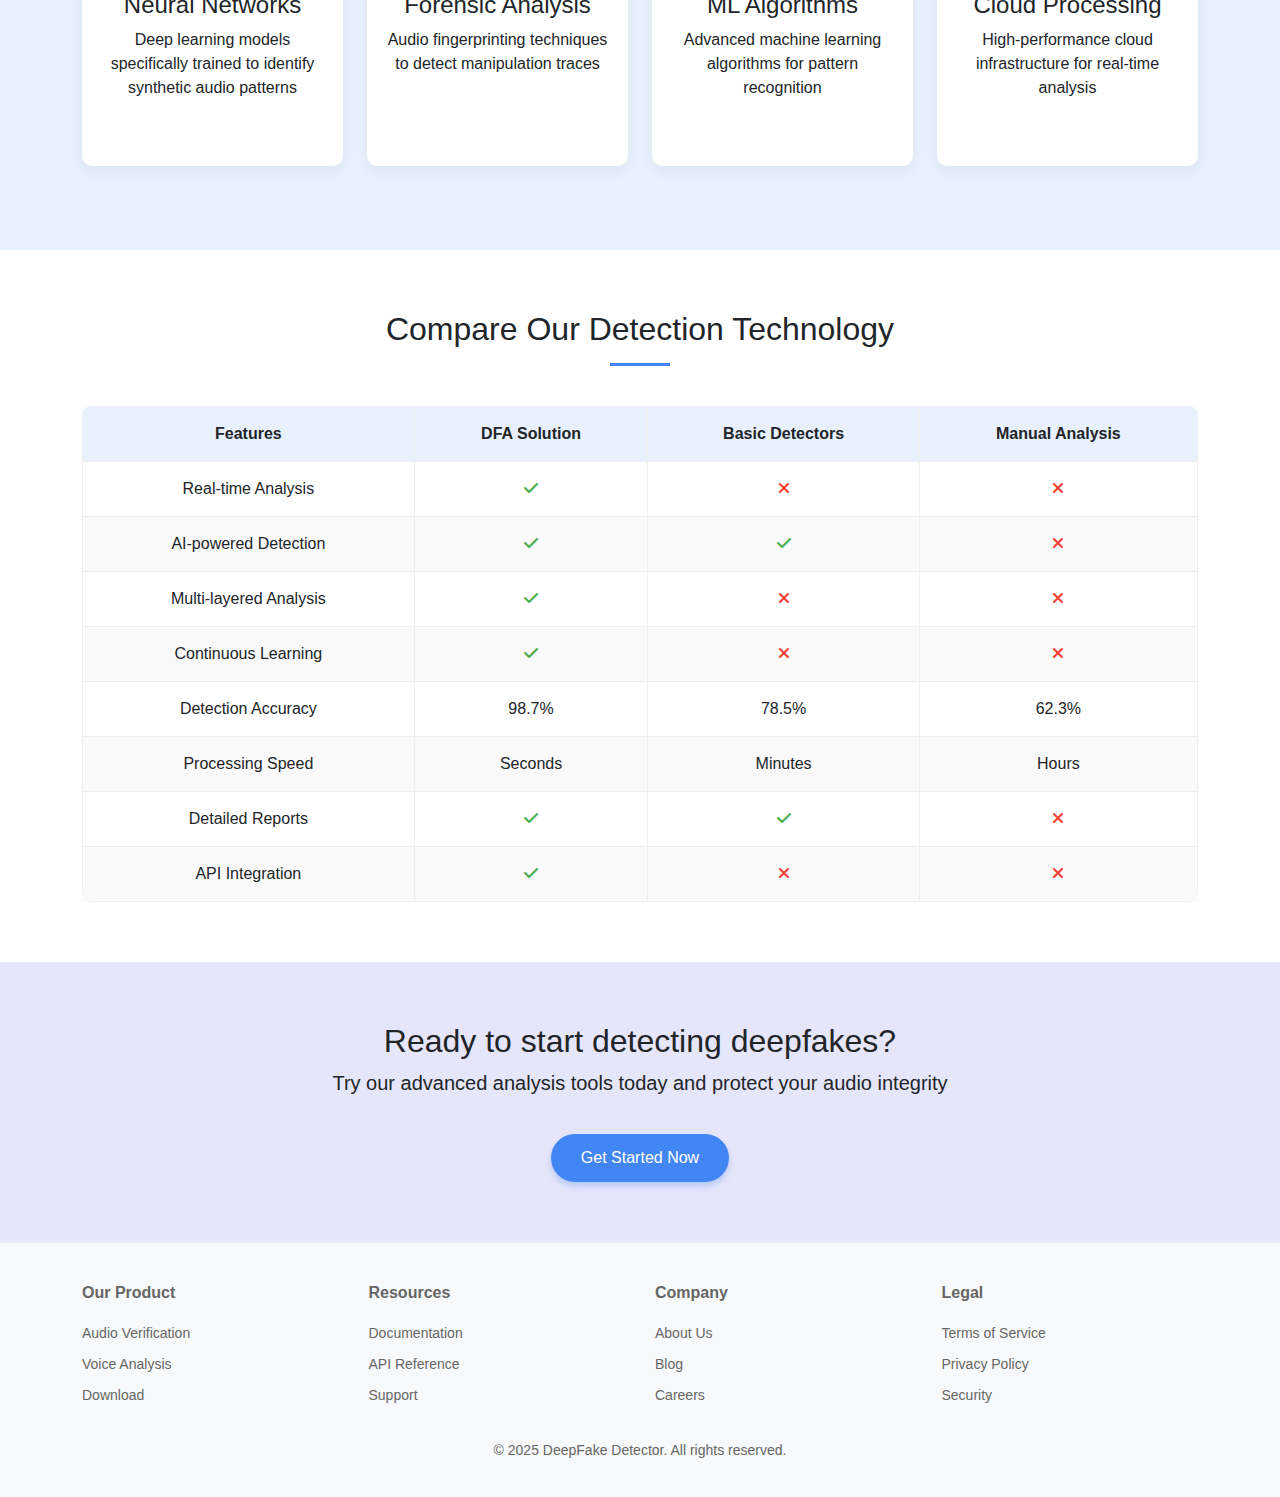
<file: feature.html>
<!DOCTYPE html>
<html lang="en">
<head>
    <meta charset="UTF-8">
    <meta name="viewport" content="width=device-width, initial-scale=1.0">
    <title>Features - DeepFake Audio Detector</title>
    <!-- Bootstrap CSS -->
    <link href="https://cdn.jsdelivr.net/npm/bootstrap@5.3.0/dist/css/bootstrap.min.css" rel="stylesheet">
    <!-- Font Awesome -->
    <link rel="stylesheet" href="https://cdnjs.cloudflare.com/ajax/libs/font-awesome/6.4.0/css/all.min.css">
    <style>
        :root {
            --primary-color: #4285F4;
            --dark-blue: #1a73e8;
            --light-blue: #e8f0fe;
            --light-purple: #e6e6fa;
        }
        
        body {
            font-family: 'Arial', sans-serif;
            background-color: #f5f5f5;
        }
        
        .navbar {
            background-color: white;
            box-shadow: 0 2px 5px rgba(0,0,0,0.1);
        }
        
        .navbar-brand {
            font-weight: bold;
            color: var(--primary-color);
        }
        
        .nav-link {
            color: #333;
            margin: 0 10px;
        }
        
        .btn-primary {
            background-color: var(--primary-color);
            border-color: var(--primary-color);
        }
        
        .btn-primary:hover {
            background-color: var(--dark-blue);
            border-color: var(--dark-blue);
        }
        
        .page-header {
            background: #e8f0fe;
            color: black;
            padding: 60px 0;
            margin-bottom: 40px;
            text-align: center;
        }
        
        .feature-section {
            padding: 60px 0;
            background-color: #fff;
        }
        
        .feature-card {
            background-color: white;
            border-radius: 10px;
            padding: 30px;
            margin-bottom: 30px;
            box-shadow: 0 5px 15px rgba(0,0,0,0.05);
            transition: transform 0.3s;
            height: 100%;
        }
        
        .feature-card:hover {
            transform: translateY(-5px);
        }
        
        .feature-icon {
            background-color: var(--light-blue);
            color: var(--primary-color);
            width: 60px;
            height: 60px;
            border-radius: 50%;
            display: flex;
            align-items: center;
            justify-content: center;
            margin-bottom: 20px;
            font-size: 24px;
        }
        
        .feature-title {
            font-size: 20px;
            font-weight: 600;
            margin-bottom: 15px;
        }
        
        .feature-desc {
            color: #666;
            line-height: 1.6;
        }
        
        .tech-section {
            padding: 60px 0;
            background-color: var(--light-blue);
        }
        
        .tech-card {
            background-color: white;
            border-radius: 10px;
            padding: 20px;
            text-align: center;
            margin-bottom: 30px;
            box-shadow: 0 5px 15px rgba(0,0,0,0.05);
            transition: transform 0.3s;
            height: 100%;
        }
        
        .tech-card:hover {
            transform: translateY(-5px);
        }
        
        .tech-icon {
            font-size: 40px;
            color: var(--primary-color);
            margin-bottom: 15px;
        }
        
        .comparison-section {
            padding: 60px 0;
            background-color: #fff;
        }
        
        .comparison-table {
            width: 100%;
            border-collapse: collapse;
            box-shadow: 0 5px 15px rgba(0,0,0,0.05);
            border-radius: 10px;
            overflow: hidden;
        }
        
        .comparison-table th, .comparison-table td {
            padding: 15px;
            text-align: center;
            border: 1px solid #eee;
        }
        
        .comparison-table th {
            background-color: var(--light-blue);
            font-weight: 600;
        }
        
        .comparison-table tr:nth-child(even) {
            background-color: #f9f9f9;
        }
        
        .comparison-table .check {
            color: #4CAF50;
        }
        
        .comparison-table .times {
            color: #F44336;
        }
        
        .section-heading {
            text-align: center;
            margin-bottom: 40px;
            position: relative;
        }
        
        .section-heading:after {
            content: '';
            display: block;
            width: 60px;
            height: 3px;
            background-color: var(--primary-color);
            margin: 15px auto 0;
        }
        
        .footer {
            background-color: #f8f9fa;
            padding: 40px 0 20px;
            font-size: 14px;
            color: #666;
            border-top: 1px solid #e9ecef;
        }
        
        .footer-grid {
            display: grid;
            grid-template-columns: repeat(auto-fill, minmax(200px, 1fr));
            gap: 30px;
        }
        
        .footer-section h5 {
            font-size: 16px;
            font-weight: bold;
            margin-bottom: 20px;
        }
        
        .footer-link {
            display: block;
            color: #666;
            text-decoration: none;
            margin-bottom: 10px;
            font-size: 14px;
            transition: color 0.3s;
        }
        
        .footer-link:hover {
            color: var(--primary-color);
        }
        
        .cta-section {
            padding: 60px 0;
            background-color: var(--light-purple);
            text-align: center;
        }
        
        .cta-btn {
            background-color: var(--primary-color);
            color: white;
            border: none;
            padding: 12px 30px;
            border-radius: 25px;
            cursor: pointer;
            transition: all 0.3s;
            font-weight: 500;
            box-shadow: 0 4px 6px rgba(66, 133, 244, 0.3);
            text-decoration: none;
            display: inline-block;
            margin-top: 20px;
        }
        
        .cta-btn:hover {
            background-color: var(--dark-blue);
            transform: translateY(-2px);
            box-shadow: 0 6px 8px rgba(66, 133, 244, 0.4);
            color: white;
        }
    </style>
</head>
<body>
    <!-- Navbar -->
    <nav class="navbar navbar-expand-lg navbar-light">
        <div class="container">
            <a class="navbar-brand" href="#">
                <i class="fas fa-shield-alt"></i> DFA
            </a>
            <button class="navbar-toggler" type="button" data-bs-toggle="collapse" data-bs-target="#navbarNav">
                <span class="navbar-toggler-icon"></span>
            </button>
            <div class="collapse navbar-collapse" id="navbarNav">
                <ul class="navbar-nav me-auto">
                    <li class="nav-item">
                        <a class="nav-link" href="/index4.html">Home</a>
                    </li>
                    <li class="nav-item">
                        <a class="nav-link" href="/feature.html">Features</a>
                    </li>
                    <li class="nav-item">
                        <a class="nav-link" href="/about.html">About</a>
                    </li>
                    <li class="nav-item">
                        <a class="nav-link" href="/contact.html">Contact</a>
                    </li>
                </ul>
                <button class="btn btn-primary">Login</button>
            </div>
        </div>
    </nav>

    <!-- Page Header -->
    <header class="page-header">
        <div class="container">
            <h1>Powerful Features</h1>
            <p class="lead">Discover how our advanced AI technology detects deep fake audio with exceptional accuracy</p>
        </div>
    </header>

    <!-- Core Features Section -->
    <section class="feature-section">
        <div class="container">
            <h2 class="section-heading">Core Features</h2>
            <div class="row">
                <div class="col-md-4 mb-4">
                    <div class="feature-card">
                        <div class="feature-icon">
                            <i class="fas fa-microphone"></i>
                        </div>
                        <h3 class="feature-title">Voice Authentication</h3>
                        <p class="feature-desc">Our AI analyzes voice patterns, pitch variations, and speech rhythms to identify inconsistencies that indicate synthetic generation. The system verifies vocal biometrics against known patterns of authentic speech.</p>
                    </div>
                </div>
                <div class="col-md-4 mb-4">
                    <div class="feature-card">
                        <div class="feature-icon">
                            <i class="fas fa-wave-square"></i>
                        </div>
                        <h3 class="feature-title">Acoustic Analysis</h3>
                        <p class="feature-desc">Examines frequency spectrums and acoustic properties to detect artifacts that are commonly present in synthetically generated audio. This includes background noise consistency, room acoustics, and sonic fingerprints.</p>
                    </div>
                </div>
                <div class="col-md-4 mb-4">
                    <div class="feature-card">
                        <div class="feature-icon">
                            <i class="fas fa-robot"></i>
                        </div>
                        <h3 class="feature-title">AI Detection Models</h3>
                        <p class="feature-desc">Leverages multiple neural networks trained on diverse datasets to identify specific artifacts from various deepfake generation methods. Our models are continuously updated to detect the latest manipulation techniques.</p>
                    </div>
                </div>
                <div class="col-md-4 mb-4">
                    <div class="feature-card">
                        <div class="feature-icon">
                            <i class="fas fa-shield-alt"></i>
                        </div>
                        <h3 class="feature-title">Two-factor Detection</h3>
                        <p class="feature-desc">Combines multiple detection methods to provide a comprehensive analysis. This dual-layer approach significantly reduces false positives and ensures reliable detection across different deepfake generation techniques.</p>
                    </div>
                </div>
                <div class="col-md-4 mb-4">
                    <div class="feature-card">
                        <div class="feature-icon">
                            <i class="fas fa-bolt"></i>
                        </div>
                        <h3 class="feature-title">Fast Analysis</h3>
                        <p class="feature-desc">Optimized algorithms provide detection results within seconds, allowing for real-time verification while maintaining high accuracy. Process multiple files in batches for efficient bulk analysis.</p>
                    </div>
                </div>
                <div class="col-md-4 mb-4">
                    <div class="feature-card">
                        <div class="feature-icon">
                            <i class="fas fa-chart-line"></i>
                        </div>
                        <h3 class="feature-title">Live Threat Analysis</h3>
                        <p class="feature-desc">Monitor audio in real-time for potential manipulation, making it ideal for live streaming, conferencing, and media monitoring applications. Receive instant alerts when suspicious patterns are detected.</p>
                    </div>
                </div>
            </div>
        </div>
    </section>

    <!-- Technology Section -->
    <section class="tech-section">
        <div class="container">
            <h2 class="section-heading">Technology Behind Detection</h2>
            <div class="row">
                <div class="col-md-3 mb-4">
                    <div class="tech-card">
                        <div class="tech-icon">
                            <i class="fas fa-brain"></i>
                        </div>
                        <h4>Neural Networks</h4>
                        <p>Deep learning models specifically trained to identify synthetic audio patterns</p>
                    </div>
                </div>
                <div class="col-md-3 mb-4">
                    <div class="tech-card">
                        <div class="tech-icon">
                            <i class="fas fa-fingerprint"></i>
                        </div>
                        <h4>Forensic Analysis</h4>
                        <p>Audio fingerprinting techniques to detect manipulation traces</p>
                    </div>
                </div>
                <div class="col-md-3 mb-4">
                    <div class="tech-card">
                        <div class="tech-icon">
                            <i class="fas fa-code"></i>
                        </div>
                        <h4>ML Algorithms</h4>
                        <p>Advanced machine learning algorithms for pattern recognition</p>
                    </div>
                </div>
                <div class="col-md-3 mb-4">
                    <div class="tech-card">
                        <div class="tech-icon">
                            <i class="fas fa-server"></i>
                        </div>
                        <h4>Cloud Processing</h4>
                        <p>High-performance cloud infrastructure for real-time analysis</p>
                    </div>
                </div>
            </div>
        </div>
    </section>

    <!-- Comparison Section -->
    <section class="comparison-section">
        <div class="container">
            <h2 class="section-heading">Compare Our Detection Technology</h2>
            <div class="table-responsive">
                <table class="comparison-table">
                    <thead>
                        <tr>
                            <th>Features</th>
                            <th>DFA Solution</th>
                            <th>Basic Detectors</th>
                            <th>Manual Analysis</th>
                        </tr>
                    </thead>
                    <tbody>
                        <tr>
                            <td>Real-time Analysis</td>
                            <td><i class="fas fa-check check"></i></td>
                            <td><i class="fas fa-times times"></i></td>
                            <td><i class="fas fa-times times"></i></td>
                        </tr>
                        <tr>
                            <td>AI-powered Detection</td>
                            <td><i class="fas fa-check check"></i></td>
                            <td><i class="fas fa-check check"></i></td>
                            <td><i class="fas fa-times times"></i></td>
                        </tr>
                        <tr>
                            <td>Multi-layered Analysis</td>
                            <td><i class="fas fa-check check"></i></td>
                            <td><i class="fas fa-times times"></i></td>
                            <td><i class="fas fa-times times"></i></td>
                        </tr>
                        <tr>
                            <td>Continuous Learning</td>
                            <td><i class="fas fa-check check"></i></td>
                            <td><i class="fas fa-times times"></i></td>
                            <td><i class="fas fa-times times"></i></td>
                        </tr>
                        <tr>
                            <td>Detection Accuracy</td>
                            <td>98.7%</td>
                            <td>78.5%</td>
                            <td>62.3%</td>
                        </tr>
                        <tr>
                            <td>Processing Speed</td>
                            <td>Seconds</td>
                            <td>Minutes</td>
                            <td>Hours</td>
                        </tr>
                        <tr>
                            <td>Detailed Reports</td>
                            <td><i class="fas fa-check check"></i></td>
                            <td><i class="fas fa-check check"></i></td>
                            <td><i class="fas fa-times times"></i></td>
                        </tr>
                        <tr>
                            <td>API Integration</td>
                            <td><i class="fas fa-check check"></i></td>
                            <td><i class="fas fa-times times"></i></td>
                            <td><i class="fas fa-times times"></i></td>
                        </tr>
                    </tbody>
                </table>
            </div>
        </div>
    </section>

    <!-- CTA Section -->
    <section class="cta-section">
        <div class="container">
            <h2>Ready to start detecting deepfakes?</h2>
            <p class="lead">Try our advanced analysis tools today and protect your audio integrity</p>
            <a href="/index3.html" class="cta-btn">Get Started Now</a>
        </div>
    </section>

    <!-- Footer -->
    <footer class="footer">
        <div class="container">
            <div class="footer-grid">
                <div class="footer-section">
                    <h5>Our Product</h5>
                    <a href="#" class="footer-link">Audio Verification</a>
                    <a href="#" class="footer-link">Voice Analysis</a>
                    <a href="#" class="footer-link">Download</a>
                </div>
                <div class="footer-section">
                    <h5>Resources</h5>
                    <a href="#" class="footer-link">Documentation</a>
                    <a href="#" class="footer-link">API Reference</a>
                    <a href="#" class="footer-link">Support</a>
                </div>
                <div class="footer-section">
                    <h5>Company</h5>
                    <a href="#" class="footer-link">About Us</a>
                    <a href="#" class="footer-link">Blog</a>
                    <a href="#" class="footer-link">Careers</a>
                </div>
                <div class="footer-section">
                    <h5>Legal</h5>
                    <a href="#" class="footer-link">Terms of Service</a>
                    <a href="#" class="footer-link">Privacy Policy</a>
                    <a href="#" class="footer-link">Security</a>
                </div>
            </div>
            <div class="text-center mt-4">
                <p>© 2025 DeepFake Detector. All rights reserved.</p>
            </div>
        </div>
    </footer>

    <!-- Bootstrap JS -->
    <script src="https://cdn.jsdelivr.net/npm/bootstrap@5.3.0/dist/js/bootstrap.bundle.min.js"></script>
</body>
</html>
</file>
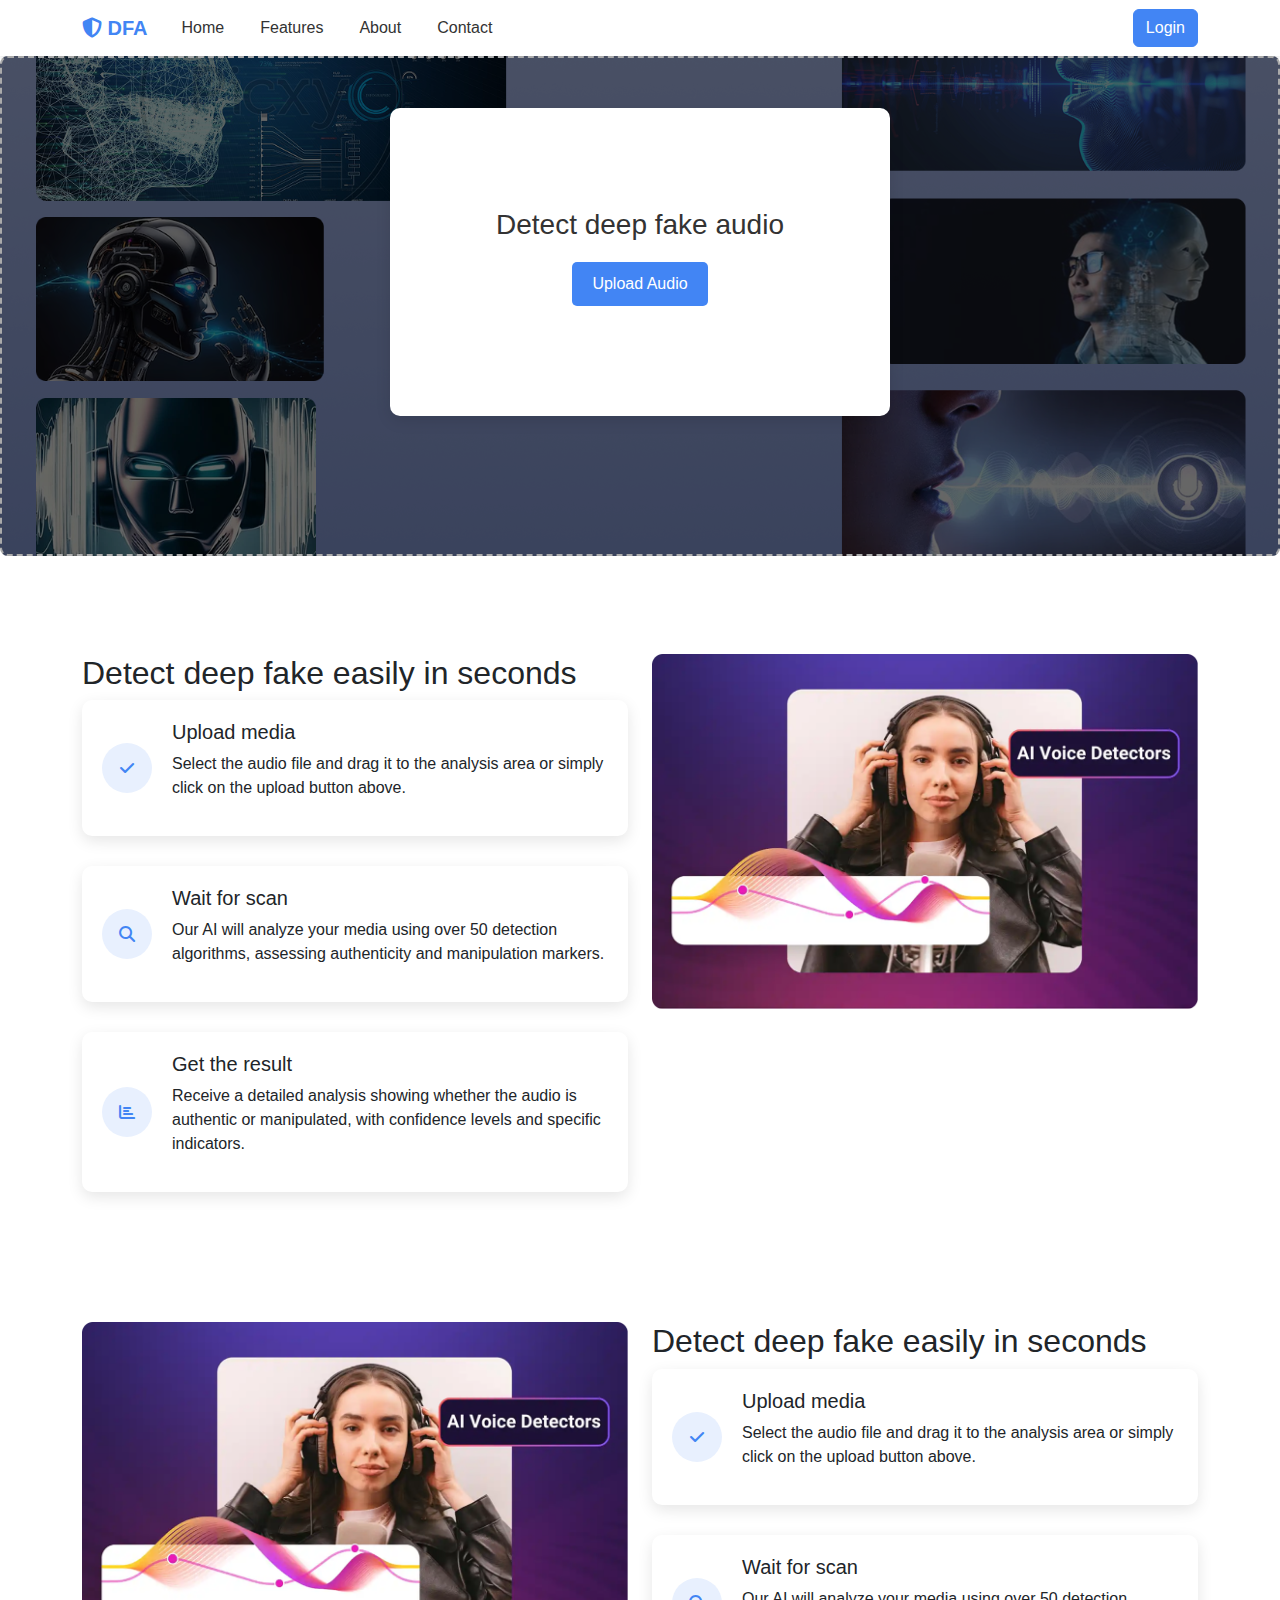
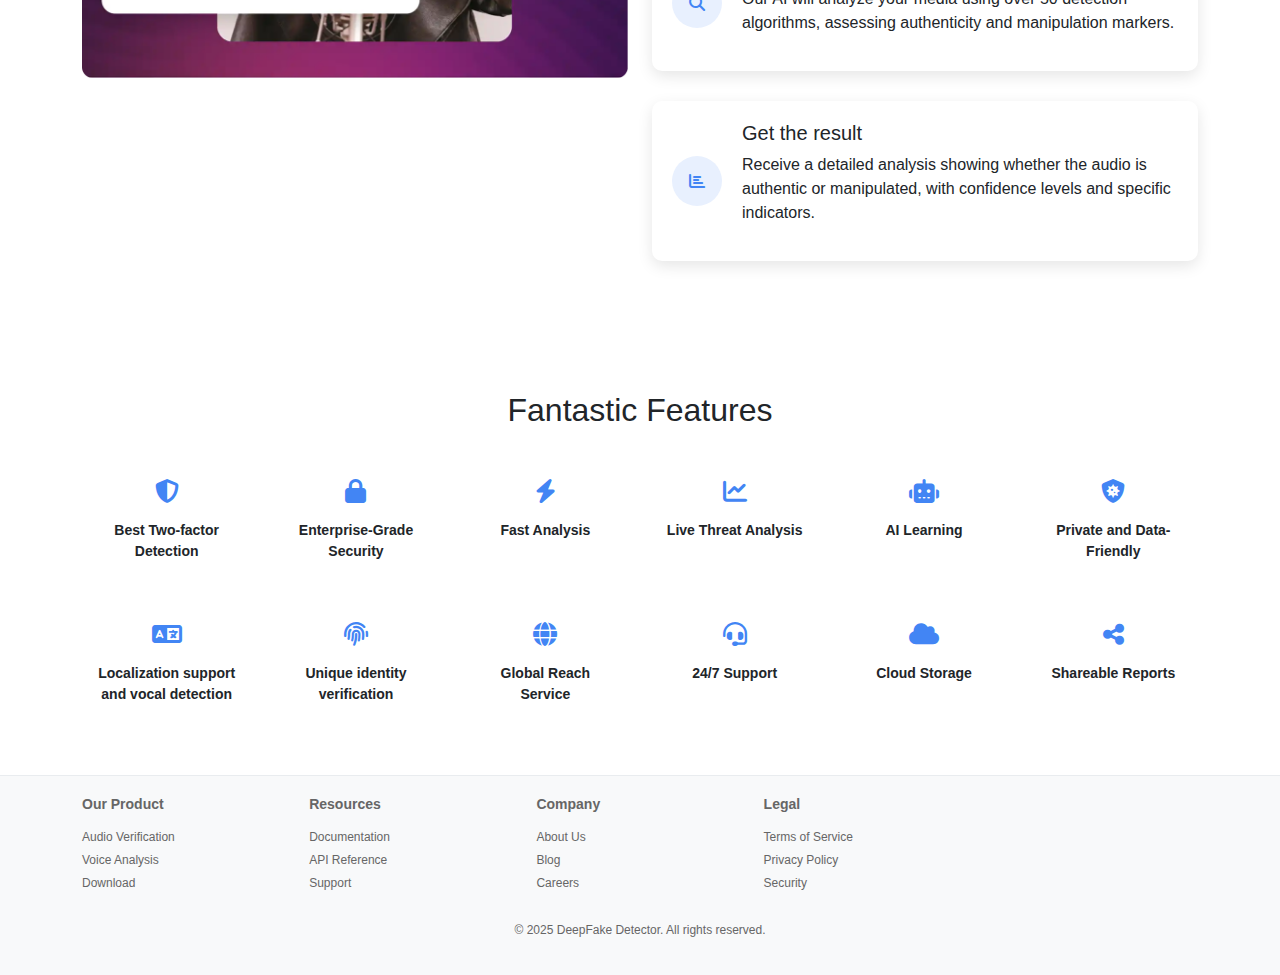
<file: index2.html>
<!DOCTYPE html>
<html lang="en">
<head>
    <meta charset="UTF-8">
    <meta name="viewport" content="width=device-width, initial-scale=1.0">
    <title>DeepFake Audio Detector</title>
    <!-- Bootstrap CSS -->
    <link href="https://cdn.jsdelivr.net/npm/bootstrap@5.3.0/dist/css/bootstrap.min.css" rel="stylesheet">
    <!-- Font Awesome -->
    <link rel="stylesheet" href="https://cdnjs.cloudflare.com/ajax/libs/font-awesome/6.4.0/css/all.min.css">
    <style>
        :root {
            --primary-color: #4285F4;
            --dark-blue: #1a73e8;
            --light-blue: #e8f0fe;
        }
        
        body {
            font-family: 'Arial', sans-serif;
        }
        
        .navbar {
            background-color: white;
            box-shadow: 0 2px 5px rgba(0,0,0,0.1);
        }
        
        .navbar-brand {
            font-weight: bold;
            color: var(--primary-color);
        }
        
        .nav-link {
            color: #333;
            margin: 0 10px;
        }
        
        .btn-primary {
            background-color: var(--primary-color);
            border-color: var(--primary-color);
        }
        
        .btn-primary:hover {
            background-color: var(--dark-blue);
            border-color: var(--dark-blue);
        }
        
        .hero-section {
            background-image: linear-gradient(rgba(0,0,0,0.6), rgba(0,0,0,0.6)), url('images/Group\ 2.png');
            background-size: cover;
            background-position: center;
            color: white;
            padding: 0;
            position: relative;
            border: 2px dashed #aaa;
            border-radius: 8px;
            overflow: hidden;
            height: 500px;
        }
        
        .upload-box {
            background-color: white;
            border-radius: 10px;
            padding: 100px;
            text-align: center;
            max-width: 500px;
            margin: 50px auto;
            box-shadow: 0 5px 15px rgba(0,0,0,0.1);
        }
        
        .upload-box h3 {
            color: #333;
            margin-bottom: 20px;
        }
        
        .process-box {
            background-color: white;
            border-radius: 10px;
            padding: 30px;
            text-align: center;
            max-width: 500px;
            margin: 50px auto;
            box-shadow: 0 5px 15px rgba(0,0,0,0.1);
        }
        
        .result-box {
            background-color: white;
            border-radius: 10px;
            padding: 30px;
            text-align: center;
            max-width: 500px;
            margin: 50px auto;
            box-shadow: 0 5px 15px rgba(0,0,0,0.1);
            display: flex;
            justify-content: space-around;
        }
        
        .result-card {
            background-color: var(--light-blue);
            border-radius: 8px;
            padding: 20px;
            width: 45%;
            text-align: center;
        }
        
        .info-section {
            padding: 50px 0;
        }
        
        .info-card {
            background-color: white;
            border-radius: 10px;
            padding: 20px;
            margin-bottom: 30px;
            box-shadow: 0 5px 15px rgba(0,0,0,0.1);
            display: flex;
            align-items: center;
        }
        
        .info-icon {
            background-color: var(--light-blue);
            color: var(--primary-color);
            width: 50px;
            height: 50px;
            border-radius: 50%;
            display: flex;
            align-items: center;
            justify-content: center;
            margin-right: 20px;
            flex-shrink: 0;
        }
        
        .analysis-section {
            background-color: #f8f9fa;
            padding: 50px 0;
        }
        
        .analysis-box {
            background-color: #4b2e83;
            border-radius: 10px;
            padding: 20px;
            color: white;
            display: flex;
            align-items: center;
            margin-bottom: 30px;
        }
        
        .analysis-text {
            flex-grow: 1;
        }
        
        .analysis-items {
            background-color: white;
            border-radius: 10px;
            padding: 20px;
            margin-top: 20px;
        }
        
        .analysis-item {
            display: flex;
            margin-bottom: 15px;
            align-items: flex-start;
        }
        
        .analysis-item-icon {
            background-color: var(--light-blue);
            color: var(--primary-color);
            width: 30px;
            height: 30px;
            border-radius: 50%;
            display: flex;
            align-items: center;
            justify-content: center;
            margin-right: 15px;
            flex-shrink: 0;
        }
        
        .features-section {
            padding: 50px 0;
            text-align: center;
        }
        
        .feature-grid {
            display: grid;
            grid-template-columns: repeat(auto-fill, minmax(150px, 1fr));
            gap: 20px;
            margin-top: 30px;
        }
        
        .feature-item {
            padding: 15px;
            text-align: center;
        }
        
        .feature-icon {
            font-size: 24px;
            color: var(--primary-color);
            margin-bottom: 10px;
        }
        
        .feature-title {
            font-size: 14px;
            font-weight: bold;
            margin-bottom: 5px;
        }
        
        .footer {
            background-color: #f8f9fa;
            padding: 20px 0;
            font-size: 12px;
            color: #666;
            border-top: 1px solid #e9ecef;
        }
        
        .footer-grid {
            display: grid;
            grid-template-columns: repeat(auto-fill, minmax(200px, 1fr));
            gap: 20px;
        }
        
        .footer-section h5 {
            font-size: 14px;
            font-weight: bold;
            margin-bottom: 15px;
        }
        
        .footer-link {
            display: block;
            color: #666;
            text-decoration: none;
            margin-bottom: 5px;
            font-size: 12px;
        }
        
        .upload-btn {
            background-color: var(--primary-color);
            color: white;
            border: none;
            padding: 10px 20px;
            border-radius: 5px;
            cursor: pointer;
            transition: all 0.3s;
        }
        
        .upload-btn:hover {
            background-color: var(--dark-blue);
        }
        
        .spinner {
            border: 4px solid rgba(0, 0, 0, 0.1);
            width: 36px;
            height: 36px;
            border-radius: 50%;
            border-left-color: var(--primary-color);
            animation: spin 1s linear infinite;
            margin: 20px auto;
        }
        
        @keyframes spin {
            0% { transform: rotate(0deg); }
            100% { transform: rotate(360deg); }
        }
        
        .results-table {
            width: 100%;
            margin-top: 30px;
            border-collapse: collapse;
        }
        
        .results-table th, .results-table td {
            padding: 10px;
            border: 1px solid #ddd;
            text-align: left;
        }
        
        .results-table th {
            background-color: var(--light-blue);
        }
        
        #fileDisplay {
            margin-top: 10px;
            font-size: 14px;
            color: #666;
        }
    </style>
</head>
<body>
    <!-- Navbar -->
    <nav class="navbar navbar-expand-lg navbar-light">
        <div class="container">
            <a class="navbar-brand" href="#">
                <i class="fas fa-shield-alt"></i> DFA
            </a>
            <button class="navbar-toggler" type="button" data-bs-toggle="collapse" data-bs-target="#navbarNav">
                <span class="navbar-toggler-icon"></span>
            </button>
            <div class="collapse navbar-collapse" id="navbarNav">
                <ul class="navbar-nav me-auto">
                    <li class="nav-item">
                        <a class="nav-link" href="#">Home</a>
                    </li>
                    <li class="nav-item">
                        <a class="nav-link" href="#">Features</a>
                    </li>
                    <li class="nav-item">
                        <a class="nav-link" href="#">About</a>
                    </li>
                    <li class="nav-item">
                        <a class="nav-link" href="#">Contact</a>
                    </li>
                </ul>
                <button class="btn btn-primary">Login</button>
            </div>
        </div>
    </nav>

    <!-- Hero Section with Upload -->
    <section class="hero-section mb-5">
        <div class="container">
            <div id="uploadSection" class="upload-box">
                <h3>Detect deep fake audio</h3>
                <button class="upload-btn" id="uploadBtn">Upload Audio</button>
                <input type="file" id="audioFile" accept="audio/*" style="display: none;">
                <div id="fileDisplay"></div>
            </div>
            
            <div id="processingSection" class="process-box" style="display: none;">
                <div class="spinner"></div>
                <h4>Processing...</h4>
            </div>
            
            <div id="resultSection" class="result-box" style="display: none;">
                <div class="result-card">
                    <h5>Real audio</h5>
                    <div class="percentage">65%</div>
                </div>
                <div class="result-card">
                    <h5>Deep fake audio</h5>
                    <div class="percentage">35%</div>
                </div>
            </div>
        </div>
    </section>

    <!-- Info Section -->
    <section class="info-section">
        <div class="container">
            <div class="row">
                <div class="col-lg-6">
                    <h2>Detect deep fake easily in seconds</h2>
                    <div class="info-card">
                        <div class="info-icon">
                            <i class="fas fa-check"></i>
                        </div>
                        <div>
                            <h5>Upload media</h5>
                            <p>Select the audio file and drag it to the analysis area or simply click on the upload button above.</p>
                        </div>
                    </div>
                    <div class="info-card">
                        <div class="info-icon">
                            <i class="fas fa-search"></i>
                        </div>
                        <div>
                            <h5>Wait for scan</h5>
                            <p>Our AI will analyze your media using over 50 detection algorithms, assessing authenticity and manipulation markers.</p>
                        </div>
                    </div>
                    <div class="info-card">
                        <div class="info-icon">
                            <i class="fas fa-chart-bar"></i>
                        </div>
                        <div>
                            <h5>Get the result</h5>
                            <p>Receive a detailed analysis showing whether the audio is authentic or manipulated, with confidence levels and specific indicators.</p>
                        </div>
                    </div>
                </div>
                <div class="col-lg-6">
                    <img src="images/image (4).png" class="img-fluid rounded" alt="Deepfake detection">
                </div>
            </div>
        </div>
    </section>

    <section class="info-section">
        <div class="container">
            <div class="row">
                <div class="col-lg-6">
                    <img src="images/image (4).png" class="img-fluid rounded" alt="Deepfake detection">
                </div>
                <div class="col-lg-6">
                    <h2>Detect deep fake easily in seconds</h2>
                    <div class="info-card">
                        <div class="info-icon">
                            <i class="fas fa-check"></i>
                        </div>
                        <div>
                            <h5>Upload media</h5>
                            <p>Select the audio file and drag it to the analysis area or simply click on the upload button above.</p>
                        </div>
                    </div>
                    <div class="info-card">
                        <div class="info-icon">
                            <i class="fas fa-search"></i>
                        </div>
                        <div>
                            <h5>Wait for scan</h5>
                            <p>Our AI will analyze your media using over 50 detection algorithms, assessing authenticity and manipulation markers.</p>
                        </div>
                    </div>
                    <div class="info-card">
                        <div class="info-icon">
                            <i class="fas fa-chart-bar"></i>
                        </div>
                        <div>
                            <h5>Get the result</h5>
                            <p>Receive a detailed analysis showing whether the audio is authentic or manipulated, with confidence levels and specific indicators.</p>
                        </div>
                    </div>
                </div>
             
            </div>
        </div>
    </section>

 

    <!-- Features Section -->
    <section class="features-section">
        <div class="container">
            <h2 class="mb-4">Fantastic Features</h2>
            <div class="feature-grid">
                <div class="feature-item">
                    <div class="feature-icon">
                        <i class="fas fa-shield-alt"></i>
                    </div>
                    <div class="feature-title">Best Two-factor Detection</div>
                </div>
                <div class="feature-item">
                    <div class="feature-icon">
                        <i class="fas fa-lock"></i>
                    </div>
                    <div class="feature-title">Enterprise-Grade Security</div>
                </div>
                <div class="feature-item">
                    <div class="feature-icon">
                        <i class="fas fa-bolt"></i>
                    </div>
                    <div class="feature-title">Fast Analysis</div>
                </div>
                <div class="feature-item">
                    <div class="feature-icon">
                        <i class="fas fa-chart-line"></i>
                    </div>
                    <div class="feature-title">Live Threat Analysis</div>
                </div>
                <div class="feature-item">
                    <div class="feature-icon">
                        <i class="fas fa-robot"></i>
                    </div>
                    <div class="feature-title">AI Learning</div>
                </div>
                <div class="feature-item">
                    <div class="feature-icon">
                        <i class="fas fa-shield-virus"></i>
                    </div>
                    <div class="feature-title">Private and Data-Friendly</div>
                </div>
                <div class="feature-item">
                    <div class="feature-icon">
                        <i class="fas fa-language"></i>
                    </div>
                    <div class="feature-title">Localization support and vocal detection</div>
                </div>
                <div class="feature-item">
                    <div class="feature-icon">
                        <i class="fas fa-fingerprint"></i>
                    </div>
                    <div class="feature-title">Unique identity verification</div>
                </div>
                <div class="feature-item">
                    <div class="feature-icon">
                        <i class="fas fa-globe"></i>
                    </div>
                    <div class="feature-title">Global Reach Service</div>
                </div>
                <div class="feature-item">
                    <div class="feature-icon">
                        <i class="fas fa-headset"></i>
                    </div>
                    <div class="feature-title">24/7 Support</div>
                </div>
                <div class="feature-item">
                    <div class="feature-icon">
                        <i class="fas fa-cloud"></i>
                    </div>
                    <div class="feature-title">Cloud Storage</div>
                </div>
                <div class="feature-item">
                    <div class="feature-icon">
                        <i class="fas fa-share-alt"></i>
                    </div>
                    <div class="feature-title">Shareable Reports</div>
                </div>
            </div>
            
            <!-- Results Table (Hidden initially) -->
            <div class="mt-5" id="resultsTableContainer" style="display: none;">
                <h3>Analysis Results</h3>
                <table class="results-table">
                    <thead>
                        <tr>
                            <th>File Name</th>
                            <th>Size</th>
                            <th>Duration</th>
                            <th>Real Probability</th>
                            <th>Fake Probability</th>
                            <th>Analysis Date</th>
                        </tr>
                    </thead>
                    <tbody id="resultsTableBody">
                        <!-- Data will be inserted here by JavaScript -->
                    </tbody>
                </table>
            </div>
        </div>
    </section>

    <!-- Footer -->
    <footer class="footer">
        <div class="container">
            <div class="footer-grid">
                <div class="footer-section">
                    <h5>Our Product</h5>
                    <a href="#" class="footer-link">Audio Verification</a>
                    <a href="#" class="footer-link">Voice Analysis</a>
                    <a href="#" class="footer-link">Download</a>
                </div>
                <div class="footer-section">
                    <h5>Resources</h5>
                    <a href="#" class="footer-link">Documentation</a>
                    <a href="#" class="footer-link">API Reference</a>
                    <a href="#" class="footer-link">Support</a>
                </div>
                <div class="footer-section">
                    <h5>Company</h5>
                    <a href="#" class="footer-link">About Us</a>
                    <a href="#" class="footer-link">Blog</a>
                    <a href="#" class="footer-link">Careers</a>
                </div>
                <div class="footer-section">
                    <h5>Legal</h5>
                    <a href="#" class="footer-link">Terms of Service</a>
                    <a href="#" class="footer-link">Privacy Policy</a>
                    <a href="#" class="footer-link">Security</a>
                </div>
            </div>
            <div class="text-center mt-4">
                <p>© 2025 DeepFake Detector. All rights reserved.</p>
            </div>
        </div>
    </footer>

    <!-- Bootstrap JS -->
    <script src="https://cdn.jsdelivr.net/npm/bootstrap@5.3.0/dist/js/bootstrap.bundle.min.js"></script>
    <script>
        document.addEventListener('DOMContentLoaded', function() {
            const uploadBtn = document.getElementById('uploadBtn');
            const audioFile = document.getElementById('audioFile');
            const fileDisplay = document.getElementById('fileDisplay');
            const uploadSection = document.getElementById('uploadSection');
            const processingSection = document.getElementById('processingSection');
            const resultSection = document.getElementById('resultSection');
            const resultsTableContainer = document.getElementById('resultsTableContainer');
            const resultsTableBody = document.getElementById('resultsTableBody');
            
            // Click event for the upload button
            uploadBtn.addEventListener('click', function() {
                audioFile.click();
            });
            
            // File selection event
            audioFile.addEventListener('change', function(e) {
                if (e.target.files.length > 0) {
                    const file = e.target.files[0];
                    fileDisplay.textContent = `Selected: ${file.name}`;
                    
                    // Show processing after a short delay
                    setTimeout(function() {
                        uploadSection.style.display = 'none';
                        processingSection.style.display = 'block';
                        
                        // Simulate processing time
                        setTimeout(function() {
                            processingSection.style.display = 'none';
                            resultSection.style.display = 'flex';
                            
                            // Add to results table
                            addToResultsTable(file);
                        }, 3000);
                    }, 1000);
                }
            });
            
            // Function to add file to results table
            function addToResultsTable(file) {
                // Create a new row
                const row = document.createElement('tr');
                
                // Generate random values for demo
                const realProb = Math.floor(Math.random() * 40) + 60; // 60-100%
                const fakeProb = 100 - realProb;
                const duration = (Math.random() * 2 + 1).toFixed(2); // 1-3 minutes
                
                // Format file size
                const fileSizeInMB = (file.size / (1024 * 1024)).toFixed(2);
                
                // Get current date
                const now = new Date();
                const dateStr = now.toLocaleDateString() + ' ' + now.toLocaleTimeString();
                
                // Set row content
                row.innerHTML = `
                    <td>${file.name}</td>
                    <td>${fileSizeInMB} MB</td>
                    <td>${duration} min</td>
                    <td>${realProb}%</td>
                    <td>${fakeProb}%</td>
                    <td>${dateStr}</td>
                `;
                
                // Add row to table
                resultsTableBody.appendChild(row);
                
                // Show table
                resultsTableContainer.style.display = 'block';
                
                // Scroll to table
                resultsTableContainer.scrollIntoView({ behavior: 'smooth' });
            }
        });
    </script>
</body>
</html>
</file>
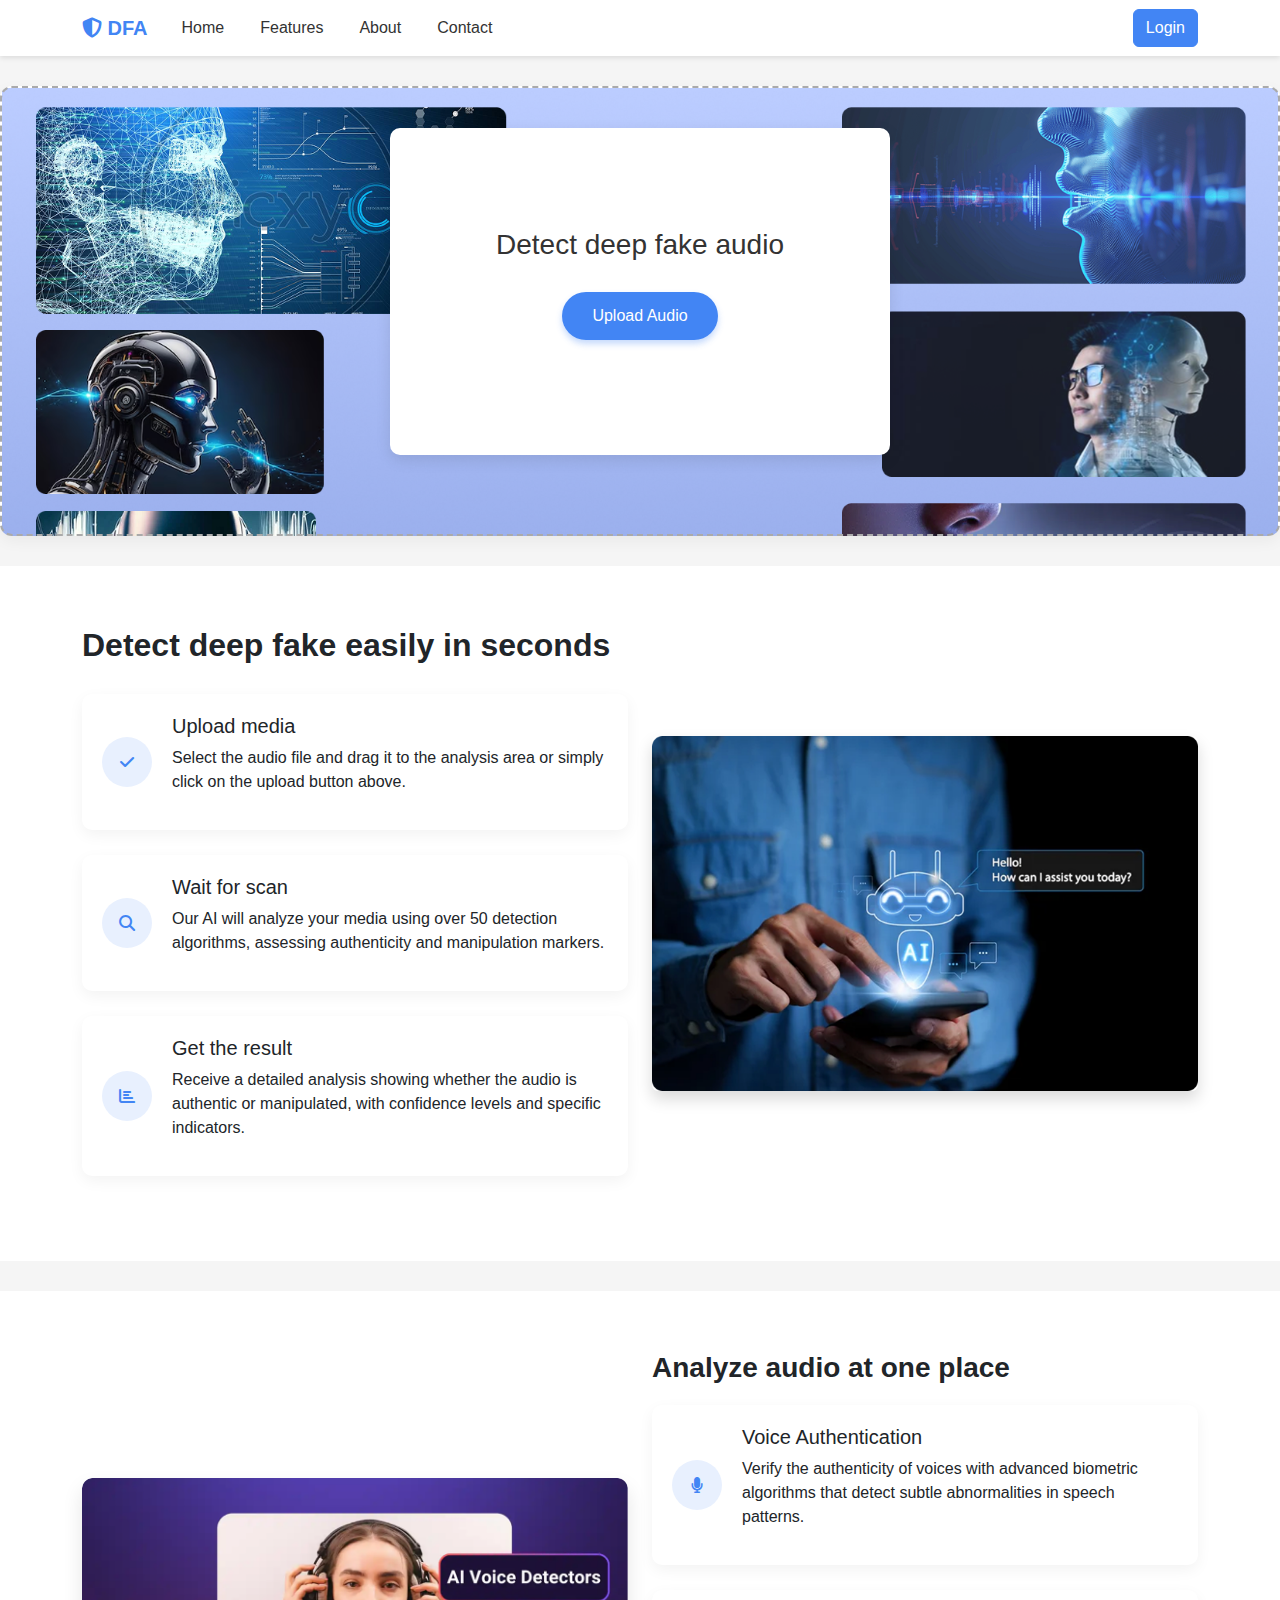
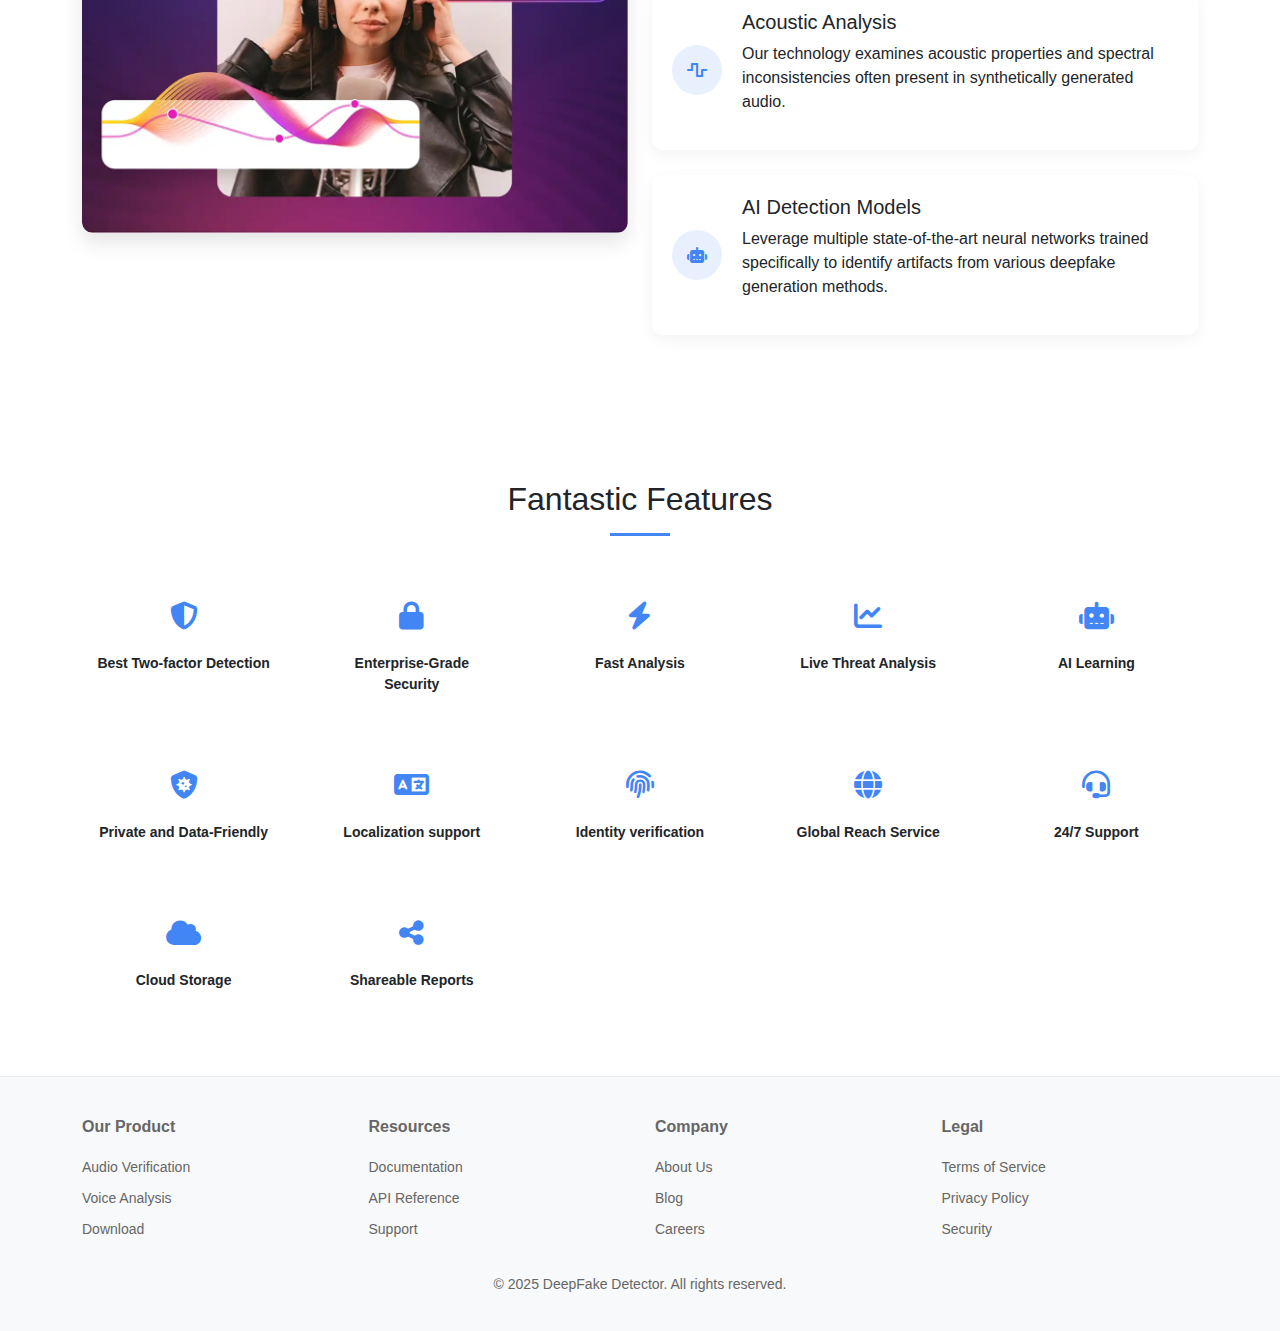
<file: index3.html>
<!DOCTYPE html>
<html lang="en">
<head>
    <meta charset="UTF-8">
    <meta name="viewport" content="width=device-width, initial-scale=1.0">
    <title>DeepFake Audio Detector</title>
    <!-- Bootstrap CSS -->
    <link href="https://cdn.jsdelivr.net/npm/bootstrap@5.3.0/dist/css/bootstrap.min.css" rel="stylesheet">
    <!-- Font Awesome -->
    <link rel="stylesheet" href="https://cdnjs.cloudflare.com/ajax/libs/font-awesome/6.4.0/css/all.min.css">
    <style>
        :root {
            --primary-color: #4285F4;
            --dark-blue: #1a73e8;
            --light-blue: #e8f0fe;
            --light-purple: #e6e6fa;
        }
        
        body {
            font-family: 'Arial', sans-serif;
            background-color: #f5f5f5;
        }
        
        .navbar {
            background-color: white;
            box-shadow: 0 2px 5px rgba(0,0,0,0.1);
        }
        
        .navbar-brand {
            font-weight: bold;
            color: var(--primary-color);
        }
        
        .nav-link {
            color: #333;
            margin: 0 10px;
        }
        
        .btn-primary {
            background-color: var(--primary-color);
            border-color: var(--primary-color);
        }
        
        .btn-primary:hover {
            background-color: var(--dark-blue);
            border-color: var(--dark-blue);
        }
        
        .hero-section {
            background: #fff;
            color: #333;
            padding: 40px 0;
            position: relative;
            border: 2px dashed #aaa;
            border-radius: 12px;
            overflow: hidden;
            margin: 30px 0;
            box-shadow: 0 5px 15px rgba(0,0,0,0.05);
            background-image: url('images/Group\ 2.png');
            background-size: cover;
            background-repeat: no-repeat;
            height: 450px;
            
        }
        
        .upload-box {
            background-color: white;
            border-radius: 10px;
            padding:100px 80px;
            text-align: center;
            max-width: 500px;
            margin: 0 auto;
            box-shadow: 0 5px 15px rgba(0,0,0,0.1);
        }
        
        .upload-box h3 {
            color: #333;
            margin-bottom: 30px;
            font-weight: 500;
        }
        
        .process-box {
            background-color: white;
            border-radius: 10px;
            padding: 60px 40px;
            text-align: center;
            max-width: 400px;
            margin: 0 auto;
            box-shadow: 0 5px 15px rgba(0,0,0,0.1);
        }
        
        .process-box h4 {
            color: #333;
            margin-top: 20px;
            font-weight: 500;
        }
        
        .result-box {
            background-color: white;
            border-radius: 10px;
            padding: 40px;
            max-width: 550px;
            margin: 0 auto;
            box-shadow: 0 5px 15px rgba(0,0,0,0.1);
        }
        
        .result-grid {
            display: grid;
            grid-template-columns: 1fr 1fr;
            gap: 20px;
        }
        
        .result-card {
            background-color: var(--light-purple);
            border-radius: 8px;
            padding: 30px 20px;
            text-align: center;
        }
        
        .result-card h5 {
            font-size: 16px;
            margin-bottom: 15px;
        }
        
        .result-card .percentage {
            font-size: 24px;
            font-weight: bold;
            color: var(--primary-color);
        }
        
        .result-actions {
            display: flex;
            justify-content: center;
            gap: 20px;
            margin-top: 30px;
        }
        
        .info-section {
            padding: 60px 0;
            background-color: #fff;
        }
        
        .info-card {
            background-color: white;
            border-radius: 10px;
            padding: 20px;
            margin-bottom: 25px;
            box-shadow: 0 5px 15px rgba(0,0,0,0.05);
            display: flex;
            align-items: center;
            transition: transform 0.3s;
        }
        
        .info-card:hover {
            transform: translateY(-5px);
        }
        
        .info-icon {
            background-color: var(--light-blue);
            color: var(--primary-color);
            width: 50px;
            height: 50px;
            border-radius: 50%;
            display: flex;
            align-items: center;
            justify-content: center;
            margin-right: 20px;
            flex-shrink: 0;
        }
        
        .info-section h2 {
            margin-bottom: 30px;
            font-weight: 600;
        }
        
        .features-section {
            padding: 60px 0;
            text-align: center;
            background-color: #fff;
        }
        
        .feature-grid {
            display: grid;
            grid-template-columns: repeat(auto-fill, minmax(170px, 1fr));
            gap: 25px;
            margin-top: 40px;
        }
        
        .feature-item {
            padding: 20px 15px;
            text-align: center;
            border-radius: 10px;
            transition: transform 0.3s, box-shadow 0.3s;
        }
        
        .feature-item:hover {
            transform: translateY(-5px);
            box-shadow: 0 10px 20px rgba(0,0,0,0.05);
        }
        
        .feature-icon {
            font-size: 28px;
            color: var(--primary-color);
            margin-bottom: 15px;
        }
        
        .feature-title {
            font-size: 14px;
            font-weight: bold;
            margin-bottom: 5px;
        }
        
        .footer {
            background-color: #f8f9fa;
            padding: 40px 0 20px;
            font-size: 14px;
            color: #666;
            border-top: 1px solid #e9ecef;
        }
        
        .footer-grid {
            display: grid;
            grid-template-columns: repeat(auto-fill, minmax(200px, 1fr));
            gap: 30px;
        }
        
        .footer-section h5 {
            font-size: 16px;
            font-weight: bold;
            margin-bottom: 20px;
        }
        
        .footer-link {
            display: block;
            color: #666;
            text-decoration: none;
            margin-bottom: 10px;
            font-size: 14px;
            transition: color 0.3s;
        }
        
        .footer-link:hover {
            color: var(--primary-color);
        }
        
        .upload-btn {
            background-color: var(--primary-color);
            color: white;
            border: none;
            padding: 12px 30px;
            border-radius: 25px;
            cursor: pointer;
            transition: all 0.3s;
            font-weight: 500;
            box-shadow: 0 4px 6px rgba(66, 133, 244, 0.3);
        }
        
        .upload-btn:hover {
            background-color: var(--dark-blue);
            transform: translateY(-2px);
            box-shadow: 0 6px 8px rgba(66, 133, 244, 0.4);
        }
        
        .action-btn {
            background-color: var(--primary-color);
            color: white;
            border: none;
            padding: 8px 20px;
            border-radius: 20px;
            cursor: pointer;
            transition: all 0.3s;
            font-size: 14px;
            font-weight: 500;
        }
        
        .action-btn:hover {
            background-color: var(--dark-blue);
        }
        
        .spinner-container {
            margin-bottom: 20px;
            position: relative;
        }
        
        .spinner {
            width: 60px;
            height: 60px;
            border: 4px solid rgba(66, 133, 244, 0.1);
            border-radius: 50%;
            border-left-color: var(--primary-color);
            animation: spin 1.5s linear infinite;
            margin: 0 auto;
        }
        
        .spinner-dots {
            position: absolute;
            top: 50%;
            left: 50%;
            transform: translate(-50%, -50%);
        }
        
        .spinner-dot {
            display: inline-block;
            width: 8px;
            height: 8px;
            background-color: var(--primary-color);
            border-radius: 50%;
            margin: 0 2px;
        }
        
        @keyframes spin {
            0% { transform: rotate(0deg); }
            100% { transform: rotate(360deg); }
        }
        
        .results-table {
            width: 100%;
            margin-top: 40px;
            border-collapse: collapse;
            box-shadow: 0 5px 15px rgba(0,0,0,0.05);
            border-radius: 10px;
            overflow: hidden;
        }
        
        .results-table th, .results-table td {
            padding: 15px;
            border: 1px solid #eee;
            text-align: left;
        }
        
        .results-table th {
            background-color: var(--light-blue);
            font-weight: 600;
        }
        
        .results-table tr:nth-child(even) {
            background-color: #f9f9f9;
        }
        
        #fileDisplay {
            margin-top: 15px;
            font-size: 14px;
            color: #666;
        }
        
        .section-heading {
            text-align: center;
            margin-bottom: 40px;
            position: relative;
        }
        
        .section-heading:after {
            content: '';
            display: block;
            width: 60px;
            height: 3px;
            background-color: var(--primary-color);
            margin: 15px auto 0;
        }
        
        .analyze-section {
            background-color: #fff;
            padding: 60px 0;
            margin-top: 30px;
        }
        
        .analyze-heading {
            font-size: 28px;
            font-weight: 600;
            margin-bottom: 20px;
        }
        
        .analyze-img {
            border-radius: 10px;
            box-shadow: 0 10px 20px rgba(0,0,0,0.1);
            max-width: 100%;
            height: auto;
        }
    </style>
</head>
<body>
    <!-- Navbar -->
    <nav class="navbar navbar-expand-lg navbar-light">
        <div class="container">
            <a class="navbar-brand" href="#">
                <i class="fas fa-shield-alt"></i> DFA
            </a>
            <button class="navbar-toggler" type="button" data-bs-toggle="collapse" data-bs-target="#navbarNav">
                <span class="navbar-toggler-icon"></span>
            </button>
            <div class="collapse navbar-collapse" id="navbarNav">
                <ul class="navbar-nav me-auto">
                    <li class="nav-item">
                        <a class="nav-link" href="/index3.html">Home</a>
                    </li>
                    <li class="nav-item">
                        <a class="nav-link" href="/feature.html">Features</a>
                    </li>
                    <li class="nav-item">
                        <a class="nav-link" href="/about.html">About</a>
                    </li>
                    <li class="nav-item">
                        <a class="nav-link" href="/contact.html">Contact</a>
                    </li>
                </ul>
                <button class="btn btn-primary">Login</button>
            </div>
        </div>
    </nav>

    <!-- Hero Section with Upload -->
    <section class="hero-section">
        <div class="container">
            <div id="uploadSection" class="upload-box">
                <h3>Detect deep fake audio</h3>
                <button class="upload-btn" id="uploadBtn">Upload Audio</button>
                <input type="file" id="audioFile" accept="audio/*" style="display: none;">
                <div id="fileDisplay"></div>
            </div>
            
            <div id="processingSection" class="process-box" style="display: none;">
                <div class="spinner-container">
                    <div class="spinner"></div>
                    <div class="spinner-dots">
                        <span class="spinner-dot"></span>
                        <span class="spinner-dot"></span>
                        <span class="spinner-dot"></span>
                    </div>
                </div>
                <h4>Processing...</h4>
            </div>
            
            <div id="resultSection" class="result-box" style="display: none;">
                <div class="result-grid">
                    <div class="result-card">
                        <h5>Real audio</h5>
                        <div class="percentage">65%</div>
                    </div>
                    <div class="result-card">
                        <h5>Deep fake audio</h5>
                        <div class="percentage">35%</div>
                    </div>
                </div>
                <div class="result-actions">
                    <button class="action-btn">Download report</button>
                    <button class="action-btn">Share result</button>
                </div>
            </div>
        </div>
    </section>

    <!-- Info Section -->
    <section class="info-section">
        <div class="container">
            <div class="row align-items-center">
                <div class="col-lg-6">
                    <h2>Detect deep fake easily in seconds</h2>
                    <div class="info-card">
                        <div class="info-icon">
                            <i class="fas fa-check"></i>
                        </div>
                        <div>
                            <h5>Upload media</h5>
                            <p>Select the audio file and drag it to the analysis area or simply click on the upload button above.</p>
                        </div>
                    </div>
                    <div class="info-card">
                        <div class="info-icon">
                            <i class="fas fa-search"></i>
                        </div>
                        <div>
                            <h5>Wait for scan</h5>
                            <p>Our AI will analyze your media using over 50 detection algorithms, assessing authenticity and manipulation markers.</p>
                        </div>
                    </div>
                    <div class="info-card">
                        <div class="info-icon">
                            <i class="fas fa-chart-bar"></i>
                        </div>
                        <div>
                            <h5>Get the result</h5>
                            <p>Receive a detailed analysis showing whether the audio is authentic or manipulated, with confidence levels and specific indicators.</p>
                        </div>
                    </div>
                </div>
                <div class="col-lg-6 text-center">
                    <img src="/images/image (5).png" class="img-fluid rounded shadow" alt="Deepfake detection">
                </div>
            </div>
        </div>
    </section>

    <section class="analyze-section">
        <div class="container">
            <div class="row align-items-center">
                <div class="col-lg-6 text-center mb-4 mb-lg-0">
                    <img src="/images/image (4).png" class="analyze-img" alt="Audio analysis">
                </div>
                <div class="col-lg-6">
                    <h2 class="analyze-heading">Analyze audio at one place</h2>
                    <div class="info-card">
                        <div class="info-icon">
                            <i class="fas fa-microphone"></i>
                        </div>
                        <div>
                            <h5>Voice Authentication</h5>
                            <p>Verify the authenticity of voices with advanced biometric algorithms that detect subtle abnormalities in speech patterns.</p>
                        </div>
                    </div>
                    <div class="info-card">
                        <div class="info-icon">
                            <i class="fas fa-wave-square"></i>
                        </div>
                        <div>
                            <h5>Acoustic Analysis</h5>
                            <p>Our technology examines acoustic properties and spectral inconsistencies often present in synthetically generated audio.</p>
                        </div>
                    </div>
                    <div class="info-card">
                        <div class="info-icon">
                            <i class="fas fa-robot"></i>
                        </div>
                        <div>
                            <h5>AI Detection Models</h5>
                            <p>Leverage multiple state-of-the-art neural networks trained specifically to identify artifacts from various deepfake generation methods.</p>
                        </div>
                    </div>
                </div>
            </div>
        </div>
    </section>

    <!-- Features Section -->
    <section class="features-section">
        <div class="container">
            <h2 class="section-heading">Fantastic Features</h2>
            <div class="feature-grid">
                <div class="feature-item">
                    <div class="feature-icon">
                        <i class="fas fa-shield-alt"></i>
                    </div>
                    <div class="feature-title">Best Two-factor Detection</div>
                </div>
                <div class="feature-item">
                    <div class="feature-icon">
                        <i class="fas fa-lock"></i>
                    </div>
                    <div class="feature-title">Enterprise-Grade Security</div>
                </div>
                <div class="feature-item">
                    <div class="feature-icon">
                        <i class="fas fa-bolt"></i>
                    </div>
                    <div class="feature-title">Fast Analysis</div>
                </div>
                <div class="feature-item">
                    <div class="feature-icon">
                        <i class="fas fa-chart-line"></i>
                    </div>
                    <div class="feature-title">Live Threat Analysis</div>
                </div>
                <div class="feature-item">
                    <div class="feature-icon">
                        <i class="fas fa-robot"></i>
                    </div>
                    <div class="feature-title">AI Learning</div>
                </div>
                <div class="feature-item">
                    <div class="feature-icon">
                        <i class="fas fa-shield-virus"></i>
                    </div>
                    <div class="feature-title">Private and Data-Friendly</div>
                </div>
                <div class="feature-item">
                    <div class="feature-icon">
                        <i class="fas fa-language"></i>
                    </div>
                    <div class="feature-title">Localization support</div>
                </div>
                <div class="feature-item">
                    <div class="feature-icon">
                        <i class="fas fa-fingerprint"></i>
                    </div>
                    <div class="feature-title">Identity verification</div>
                </div>
                <div class="feature-item">
                    <div class="feature-icon">
                        <i class="fas fa-globe"></i>
                    </div>
                    <div class="feature-title">Global Reach Service</div>
                </div>
                <div class="feature-item">
                    <div class="feature-icon">
                        <i class="fas fa-headset"></i>
                    </div>
                    <div class="feature-title">24/7 Support</div>
                </div>
                <div class="feature-item">
                    <div class="feature-icon">
                        <i class="fas fa-cloud"></i>
                    </div>
                    <div class="feature-title">Cloud Storage</div>
                </div>
                <div class="feature-item">
                    <div class="feature-icon">
                        <i class="fas fa-share-alt"></i>
                    </div>
                    <div class="feature-title">Shareable Reports</div>
                </div>
            </div>
            
            <!-- Results Table (Hidden initially) -->
            <div class="mt-5" id="resultsTableContainer" style="display: none;">
                <h3 class="mb-4">Analysis Results</h3>
                <table class="results-table">
                    <thead>
                        <tr>
                            <th>File Name</th>
                            <th>Size</th>
                            <th>Duration</th>
                            <th>Real Probability</th>
                            <th>Fake Probability</th>
                            <th>Analysis Date</th>
                        </tr>
                    </thead>
                    <tbody id="resultsTableBody">
                        <!-- Data will be inserted here by JavaScript -->
                    </tbody>
                </table>
            </div>
        </div>
    </section>

    <!-- Footer -->
    <footer class="footer">
        <div class="container">
            <div class="footer-grid">
                <div class="footer-section">
                    <h5>Our Product</h5>
                    <a href="#" class="footer-link">Audio Verification</a>
                    <a href="#" class="footer-link">Voice Analysis</a>
                    <a href="#" class="footer-link">Download</a>
                </div>
                <div class="footer-section">
                    <h5>Resources</h5>
                    <a href="#" class="footer-link">Documentation</a>
                    <a href="#" class="footer-link">API Reference</a>
                    <a href="#" class="footer-link">Support</a>
                </div>
                <div class="footer-section">
                    <h5>Company</h5>
                    <a href="#" class="footer-link">About Us</a>
                    <a href="#" class="footer-link">Blog</a>
                    <a href="#" class="footer-link">Careers</a>
                </div>
                <div class="footer-section">
                    <h5>Legal</h5>
                    <a href="#" class="footer-link">Terms of Service</a>
                    <a href="#" class="footer-link">Privacy Policy</a>
                    <a href="#" class="footer-link">Security</a>
                </div>
            </div>
            <div class="text-center mt-4">
                <p>© 2025 DeepFake Detector. All rights reserved.</p>
            </div>
        </div>
    </footer>

    <!-- Bootstrap JS -->
    <script src="https://cdn.jsdelivr.net/npm/bootstrap@5.3.0/dist/js/bootstrap.bundle.min.js"></script>
    <script>
        document.addEventListener('DOMContentLoaded', function() {
            const uploadBtn = document.getElementById('uploadBtn');
            const audioFile = document.getElementById('audioFile');
            const fileDisplay = document.getElementById('fileDisplay');
            const uploadSection = document.getElementById('uploadSection');
            const processingSection = document.getElementById('processingSection');
            const resultSection = document.getElementById('resultSection');
            const resultsTableContainer = document.getElementById('resultsTableContainer');
            const resultsTableBody = document.getElementById('resultsTableBody');
            
            // Click event for the upload button
            uploadBtn.addEventListener('click', function() {
                audioFile.click();
            });
            
            // File selection event
            audioFile.addEventListener('change', function(e) {
                if (e.target.files.length > 0) {
                    const file = e.target.files[0];
                    fileDisplay.textContent = `Selected: ${file.name}`;
                    
                    // Show processing after a short delay
                    setTimeout(function() {
                        uploadSection.style.display = 'none';
                        processingSection.style.display = 'block';
                        
                        // Simulate processing time
                        setTimeout(function() {
                            processingSection.style.display = 'none';
                            resultSection.style.display = 'block';
                            
                            // Add to results table
                            addToResultsTable(file);
                        }, 3000);
                    }, 1000);
                }
            });
            
            // Function to add file to results table
            function addToResultsTable(file) {
                // Create a new row
                const row = document.createElement('tr');
                
                // Generate random values for demo
                const realProb = Math.floor(Math.random() * 40) + 60; // 60-100%
                const fakeProb = 100 - realProb;
                const duration = (Math.random() * 2 + 1).toFixed(2); // 1-3 minutes
                
                // Format file size
                const fileSizeInMB = (file.size / (1024 * 1024)).toFixed(2);
                
                // Get current date
                const now = new Date();
                const dateStr = now.toLocaleDateString() + ' ' + now.toLocaleTimeString();
                
                // Set row content
                row.innerHTML = `
                    <td>${file.name}</td>
                    <td>${fileSizeInMB} MB</td>
                    <td>${duration} min</td>
                    <td>${realProb}%</td>
                    <td>${fakeProb}%</td>
                    <td>${dateStr}</td>
                `;
                
                // Add row to table
                resultsTableBody.appendChild(row);
                
                // Show table
                resultsTableContainer.style.display = 'block';
                
                // Scroll to table
                resultsTableContainer.scrollIntoView({ behavior: 'smooth' });
            }
        });
    </script>
</body>
</html>
</file>
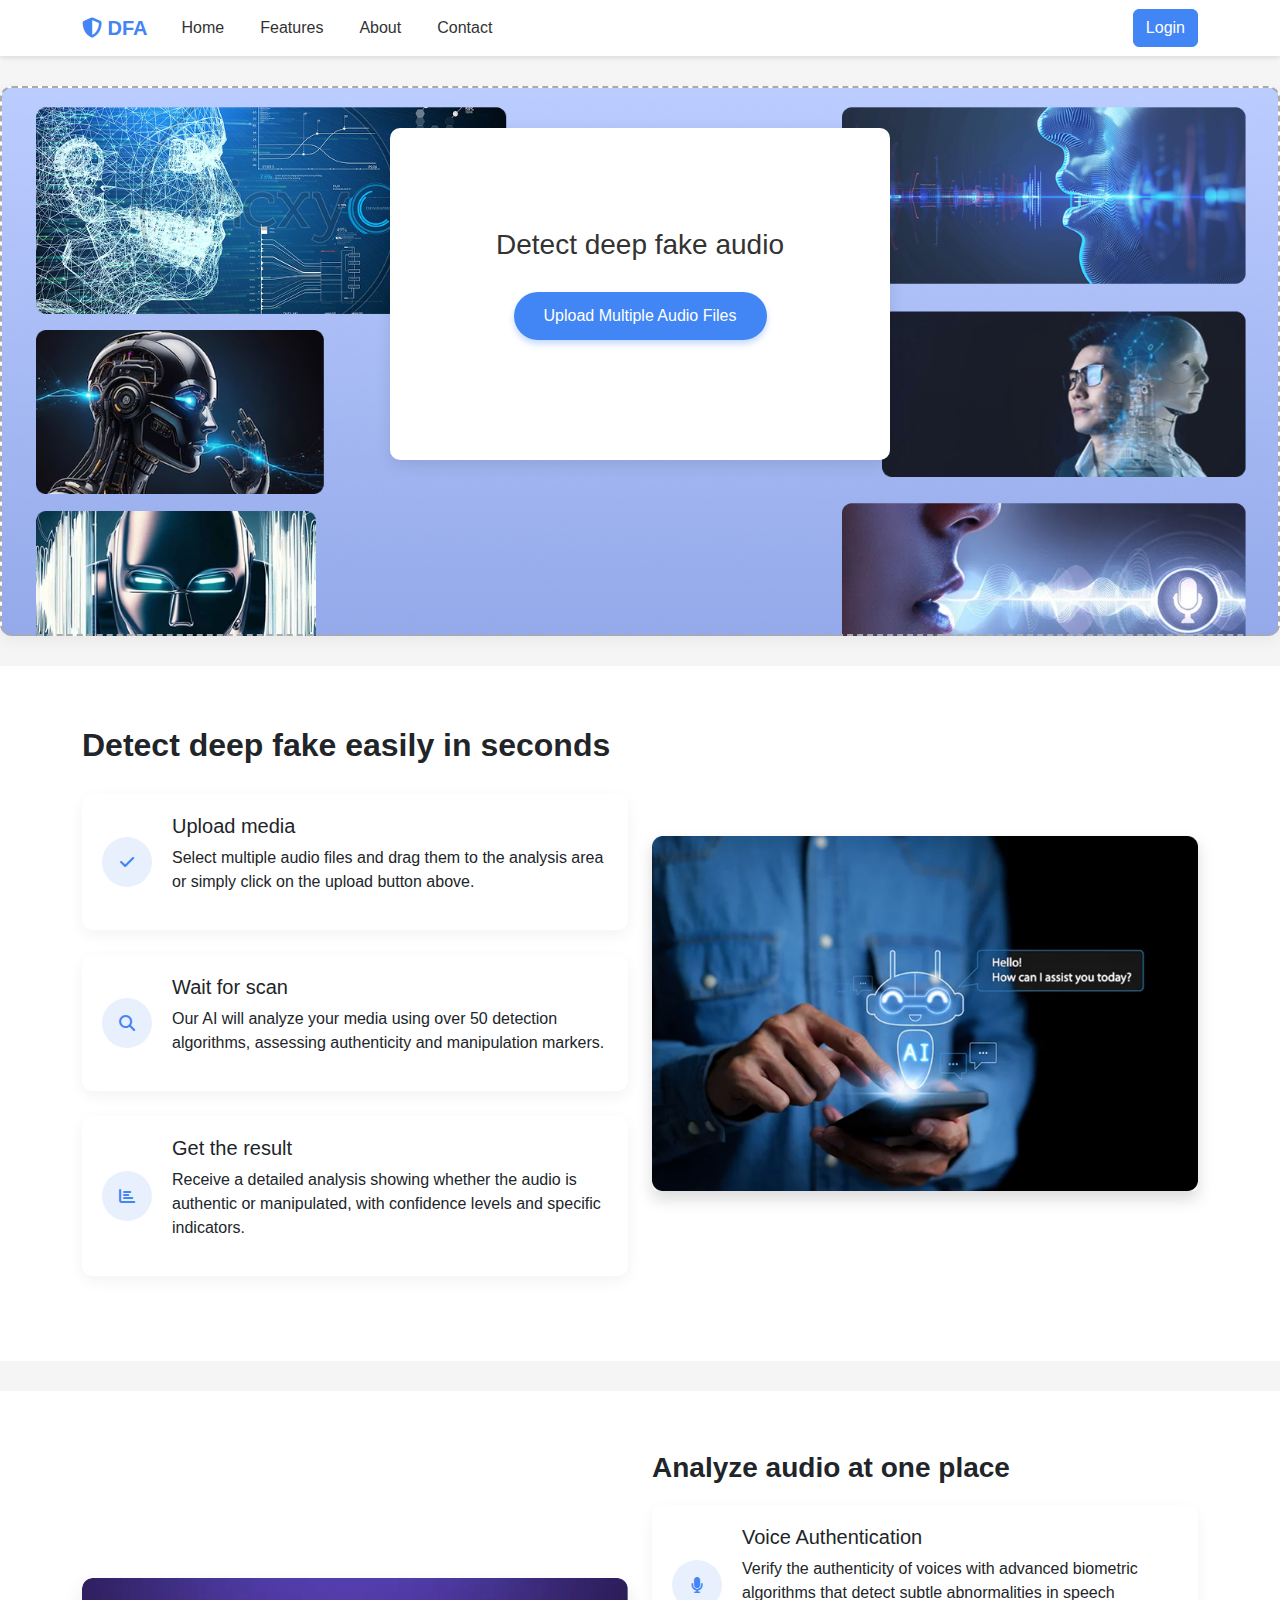
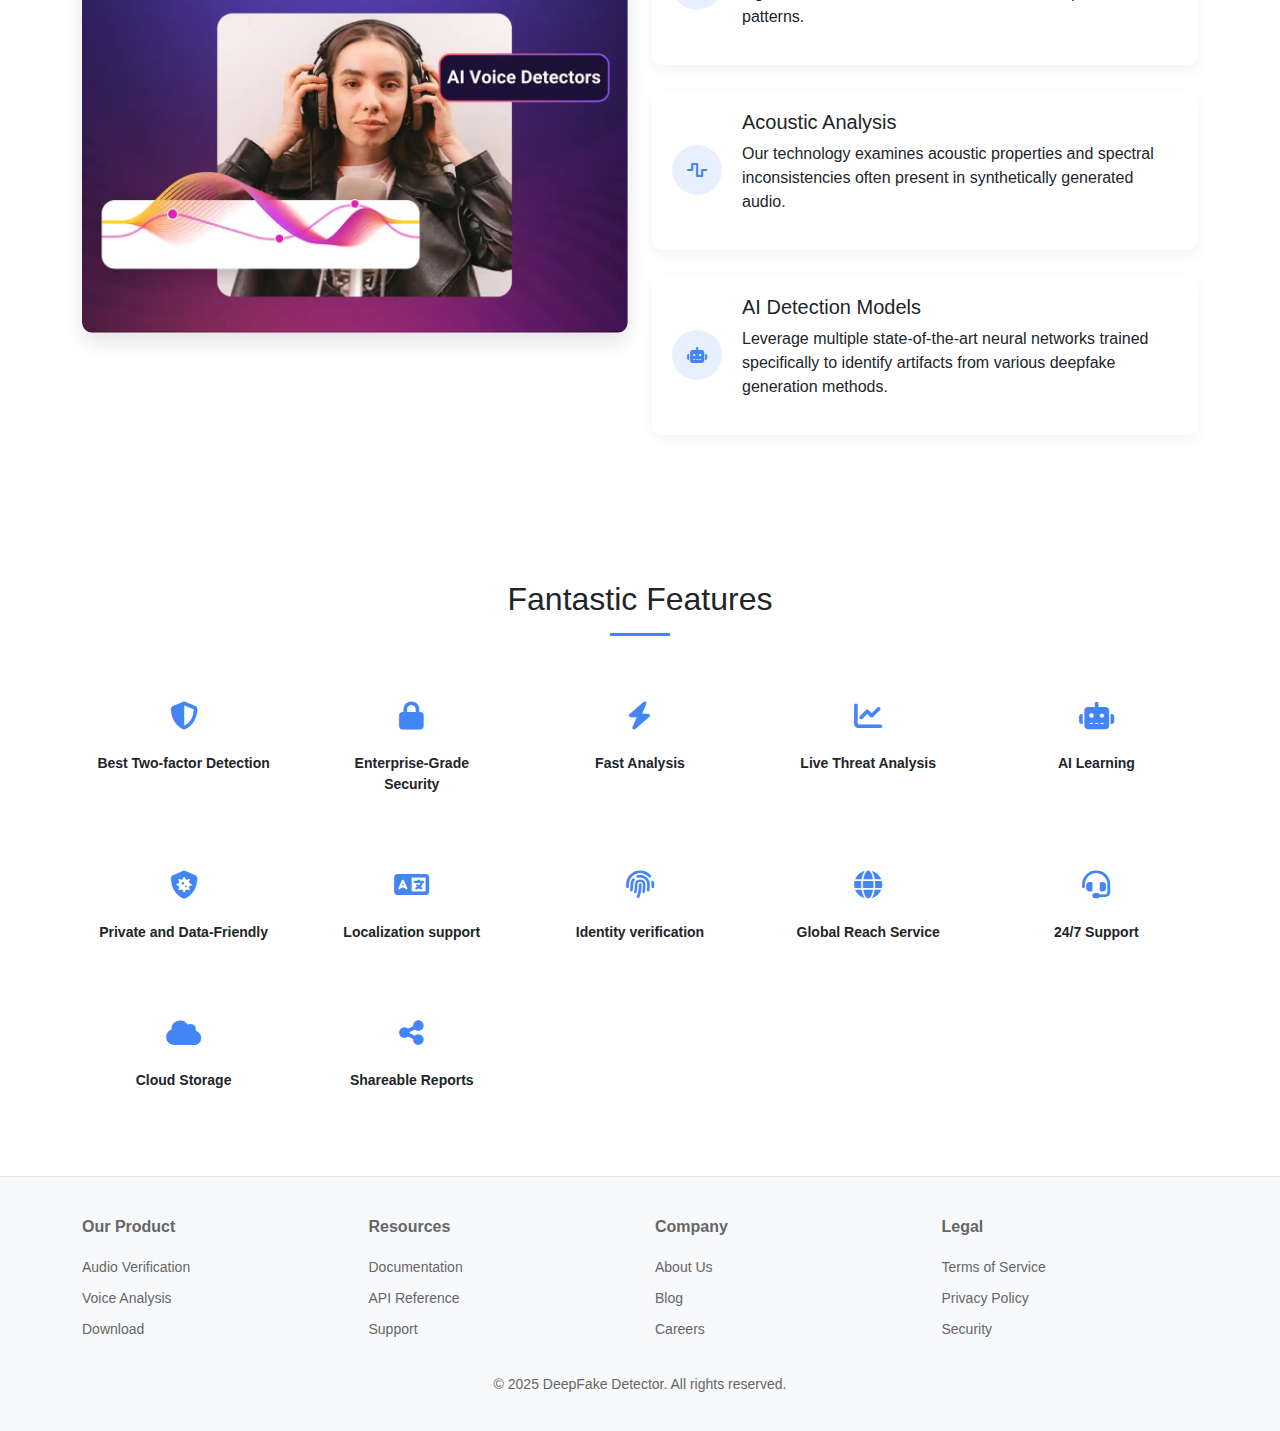
<file: index4.html>
<!DOCTYPE html>
<html lang="en">
<head>
    <meta charset="UTF-8">
    <meta name="viewport" content="width=device-width, initial-scale=1.0">
    <title>DeepFake Audio Detector</title>
    <!-- Bootstrap CSS -->
    <link href="https://cdn.jsdelivr.net/npm/bootstrap@5.3.0/dist/css/bootstrap.min.css" rel="stylesheet">
    <!-- Font Awesome -->
    <link rel="stylesheet" href="https://cdnjs.cloudflare.com/ajax/libs/font-awesome/6.4.0/css/all.min.css">
    <style>
        :root {
            --primary-color: #4285F4;
            --dark-blue: #1a73e8;
            --light-blue: #e8f0fe;
            --light-purple: #e6e6fa;
        }
        
        body {
            font-family: 'Arial', sans-serif;
            background-color: #f5f5f5;
        }
        
        .navbar {
            background-color: white;
            box-shadow: 0 2px 5px rgba(0,0,0,0.1);
        }
        
        .navbar-brand {
            font-weight: bold;
            color: var(--primary-color);
        }
        
        .nav-link {
            color: #333;
            margin: 0 10px;
        }
        
        .btn-primary {
            background-color: var(--primary-color);
            border-color: var(--primary-color);
        }
        
        .btn-primary:hover {
            background-color: var(--dark-blue);
            border-color: var(--dark-blue);
        }
        
        .hero-section {
            background: #fff;
            color: #333;
            padding: 40px 0;
            position: relative;
            border: 2px dashed #aaa;
            border-radius: 12px;
            overflow: hidden;
            margin: 30px 0;
            box-shadow: 0 5px 15px rgba(0,0,0,0.05);
            background-image: url('images/Group\ 2.png');
            background-size: cover;
            background-repeat: no-repeat;
            height: 550px;
            
        }
        
        .upload-box {
            background-color: white;
            border-radius: 10px;
            padding:100px 80px;
            text-align: center;
            max-width: 500px;
            margin: 0 auto;
            box-shadow: 0 5px 15px rgba(0,0,0,0.1);
        }
        
        .upload-box h3 {
            color: #333;
            margin-bottom: 30px;
            font-weight: 500;
        }
        
        .process-box {
            background-color: white;
            border-radius: 10px;
            padding: 60px 40px;
            text-align: center;
            max-width: 400px;
            margin: 0 auto;
            box-shadow: 0 5px 15px rgba(0,0,0,0.1);
        }
        
        .process-box h4 {
            color: #333;
            margin-top: 20px;
            font-weight: 500;
        }
        
        .result-box {
            background-color: white;
            border-radius: 10px;
            padding: 40px;
            max-width: 550px;
            margin: 0 auto;
            box-shadow: 0 5px 15px rgba(0,0,0,0.1);
        }
        
        .result-grid {
            display: grid;
            grid-template-columns: 1fr 1fr;
            gap: 20px;
        }
        
        .result-card {
            background-color: var(--light-purple);
            border-radius: 8px;
            padding: 30px 20px;
            text-align: center;
        }
        
        .result-card h5 {
            font-size: 16px;
            margin-bottom: 15px;
        }
        
        .result-card .percentage {
            font-size: 24px;
            font-weight: bold;
            color: var(--primary-color);
        }
        
        .result-actions {
            display: flex;
            justify-content: center;
            gap: 20px;
            margin-top: 30px;
        }
        
        .info-section {
            padding: 60px 0;
            background-color: #fff;
        }
        
        .info-card {
            background-color: white;
            border-radius: 10px;
            padding: 20px;
            margin-bottom: 25px;
            box-shadow: 0 5px 15px rgba(0,0,0,0.05);
            display: flex;
            align-items: center;
            transition: transform 0.3s;
        }
        
        .info-card:hover {
            transform: translateY(-5px);
        }
        
        .info-icon {
            background-color: var(--light-blue);
            color: var(--primary-color);
            width: 50px;
            height: 50px;
            border-radius: 50%;
            display: flex;
            align-items: center;
            justify-content: center;
            margin-right: 20px;
            flex-shrink: 0;
        }
        
        .info-section h2 {
            margin-bottom: 30px;
            font-weight: 600;
        }
        
        .features-section {
            padding: 60px 0;
            text-align: center;
            background-color: #fff;
        }
        
        .feature-grid {
            display: grid;
            grid-template-columns: repeat(auto-fill, minmax(170px, 1fr));
            gap: 25px;
            margin-top: 40px;
        }
        
        .feature-item {
            padding: 20px 15px;
            text-align: center;
            border-radius: 10px;
            transition: transform 0.3s, box-shadow 0.3s;
        }
        
        .feature-item:hover {
            transform: translateY(-5px);
            box-shadow: 0 10px 20px rgba(0,0,0,0.05);
        }
        
        .feature-icon {
            font-size: 28px;
            color: var(--primary-color);
            margin-bottom: 15px;
        }
        
        .feature-title {
            font-size: 14px;
            font-weight: bold;
            margin-bottom: 5px;
        }
        
        .footer {
            background-color: #f8f9fa;
            padding: 40px 0 20px;
            font-size: 14px;
            color: #666;
            border-top: 1px solid #e9ecef;
        }
        
        .footer-grid {
            display: grid;
            grid-template-columns: repeat(auto-fill, minmax(200px, 1fr));
            gap: 30px;
        }
        
        .footer-section h5 {
            font-size: 16px;
            font-weight: bold;
            margin-bottom: 20px;
        }
        
        .footer-link {
            display: block;
            color: #666;
            text-decoration: none;
            margin-bottom: 10px;
            font-size: 14px;
            transition: color 0.3s;
        }
        
        .footer-link:hover {
            color: var(--primary-color);
        }
        
        .upload-btn {
            background-color: var(--primary-color);
            color: white;
            border: none;
            padding: 12px 30px;
            border-radius: 25px;
            cursor: pointer;
            transition: all 0.3s;
            font-weight: 500;
            box-shadow: 0 4px 6px rgba(66, 133, 244, 0.3);
        }
        
        .upload-btn:hover {
            background-color: var(--dark-blue);
            transform: translateY(-2px);
            box-shadow: 0 6px 8px rgba(66, 133, 244, 0.4);
        }
        
        .action-btn {
            background-color: var(--primary-color);
            color: white;
            border: none;
            padding: 8px 20px;
            border-radius: 20px;
            cursor: pointer;
            transition: all 0.3s;
            font-size: 14px;
            font-weight: 500;
        }
        
        .action-btn:hover {
            background-color: var(--dark-blue);
        }
        
        .spinner-container {
            margin-bottom: 20px;
            position: relative;
        }
        
        .spinner {
            width: 60px;
            height: 60px;
            border: 4px solid rgba(66, 133, 244, 0.1);
            border-radius: 50%;
            border-left-color: var(--primary-color);
            animation: spin 1.5s linear infinite;
            margin: 0 auto;
        }
        
        .spinner-dots {
            position: absolute;
            top: 50%;
            left: 50%;
            transform: translate(-50%, -50%);
        }
        
        .spinner-dot {
            display: inline-block;
            width: 8px;
            height: 8px;
            background-color: var(--primary-color);
            border-radius: 50%;
            margin: 0 2px;
        }
        
        @keyframes spin {
            0% { transform: rotate(0deg); }
            100% { transform: rotate(360deg); }
        }
        
        .results-table {
            width: 100%;
            margin-top: 40px;
            border-collapse: collapse;
            box-shadow: 0 5px 15px rgba(0,0,0,0.05);
            border-radius: 10px;
            overflow: hidden;
        }
        
        .results-table th, .results-table td {
            padding: 15px;
            border: 1px solid #eee;
            text-align: left;
        }
        
        .results-table th {
            background-color: var(--light-blue);
            font-weight: 600;
        }
        
        .results-table tr:nth-child(even) {
            background-color: #f9f9f9;
        }
        
        #fileDisplay {
            margin-top: 15px;
            font-size: 14px;
            color: #666;
        }
        
        .section-heading {
            text-align: center;
            margin-bottom: 40px;
            position: relative;
        }
        
        .section-heading:after {
            content: '';
            display: block;
            width: 60px;
            height: 3px;
            background-color: var(--primary-color);
            margin: 15px auto 0;
        }
        
        .analyze-section {
            background-color: #fff;
            padding: 60px 0;
            margin-top: 30px;
        }
        
        .analyze-heading {
            font-size: 28px;
            font-weight: 600;
            margin-bottom: 20px;
        }
        
        .analyze-img {
            border-radius: 10px;
            box-shadow: 0 10px 20px rgba(0,0,0,0.1);
            max-width: 100%;
            height: auto;
        }
        
        .file-item {
            background-color: #f9f9f9;
            border-radius: 8px;
            padding: 8px 15px;
            margin: 5px 0;
            display: flex;
            justify-content: space-between;
            align-items: center;
        }
        
        .file-name {
            font-size: 14px;
            max-width: 80%;
            overflow: hidden;
            text-overflow: ellipsis;
            white-space: nowrap;
        }
        
        .file-remove {
            color: #dc3545;
            cursor: pointer;
            font-size: 16px;
        }
        
        #fileList {
            margin-top: 20px;
            max-height: 150px;
            overflow-y: auto;
        }
        
        .progress-container {
            width: 100%;
            margin-top: 15px;
            margin-bottom: 5px;
        }
        
        .progress-bar {
            height: 8px;
            background-color: var(--primary-color);
            width: 0;
            border-radius: 4px;
            transition: width 0.3s;
        }
        
        .progress-label {
            font-size: 12px;
            text-align: right;
            margin-top: 2px;
        }
    </style>
</head>
<body>
    <!-- Navbar -->
    <nav class="navbar navbar-expand-lg navbar-light">
        <div class="container">
            <a class="navbar-brand" href="#">
                <i class="fas fa-shield-alt"></i> DFA
            </a>
            <button class="navbar-toggler" type="button" data-bs-toggle="collapse" data-bs-target="#navbarNav">
                <span class="navbar-toggler-icon"></span>
            </button>
            <div class="collapse navbar-collapse" id="navbarNav">
                <ul class="navbar-nav me-auto">
                    <li class="nav-item">
                        <a class="nav-link" href="/index3.html">Home</a>
                    </li>
                    <li class="nav-item">
                        <a class="nav-link" href="/feature.html">Features</a>
                    </li>
                    <li class="nav-item">
                        <a class="nav-link" href="/about.html">About</a>
                    </li>
                    <li class="nav-item">
                        <a class="nav-link" href="/contact.html">Contact</a>
                    </li>
                </ul>
                <button class="btn btn-primary">Login</button>
            </div>
        </div>
    </nav>

    <!-- Hero Section with Upload -->
    <section class="hero-section">
        <div class="container">
            <div id="uploadSection" class="upload-box">
                <h3>Detect deep fake audio</h3>
                <button class="upload-btn" id="uploadBtn">Upload Multiple Audio Files</button>
                <input type="file" id="audioFiles" accept="audio/*" multiple style="display: none;">
                
                <div id="fileList"></div>
                
                <div id="totalFilesDisplay" style="margin-top: 15px; display: none;">
                    <div class="progress-container">
                        <div class="progress-bar" id="totalProgress"></div>
                    </div>
                    <div class="progress-label" id="totalProgressLabel">0%</div>
                </div>
                
                <button class="btn btn-primary mt-3" id="analyzeBtn" style="display: none;">Analyze All Files</button>
            </div>
            
            <div id="processingSection" class="process-box" style="display: none;">
                <div class="spinner-container">
                    <div class="spinner"></div>
                    <div class="spinner-dots">
                        <span class="spinner-dot"></span>
                        <span class="spinner-dot"></span>
                        <span class="spinner-dot"></span>
                    </div>
                </div>
                <h4>Processing Multiple Files...</h4>
                <p id="processingStatus">Analyzing file 1 of 3</p>
            </div>
        </div>
    </section>

    <!-- Results Table Section -->
    <section class="container mt-5" id="resultsTableContainer" style="display: none;">
        <div class="card">
            <div class="card-header bg-white">
                <h3 class="mb-0">Analysis Results</h3>
            </div>
            <div class="card-body">
                <div class="table-responsive">
                    <table class="results-table">
                        <thead>
                            <tr>
                                <th>File Name</th>
                                <th>Size</th>
                                <th>Duration</th>
                                <th>Real Probability</th>
                                <th>Fake Probability</th>
                                <th>Analysis Date</th>
                                <th>Status</th>
                            </tr>
                        </thead>
                        <tbody id="resultsTableBody">
                            <!-- Data will be inserted here by JavaScript -->
                        </tbody>
                    </table>
                </div>
                <div class="text-center mt-4">
                    <button class="action-btn" id="downloadReportBtn">Download Report</button>
                    <button class="action-btn" id="clearResultsBtn">Clear Results</button>
                </div>
            </div>
        </div>
    </section>

    <!-- Info Section -->
    <section class="info-section">
        <div class="container">
            <div class="row align-items-center">
                <div class="col-lg-6">
                    <h2>Detect deep fake easily in seconds</h2>
                    <div class="info-card">
                        <div class="info-icon">
                            <i class="fas fa-check"></i>
                        </div>
                        <div>
                            <h5>Upload media</h5>
                            <p>Select multiple audio files and drag them to the analysis area or simply click on the upload button above.</p>
                        </div>
                    </div>
                    <div class="info-card">
                        <div class="info-icon">
                            <i class="fas fa-search"></i>
                        </div>
                        <div>
                            <h5>Wait for scan</h5>
                            <p>Our AI will analyze your media using over 50 detection algorithms, assessing authenticity and manipulation markers.</p>
                        </div>
                    </div>
                    <div class="info-card">
                        <div class="info-icon">
                            <i class="fas fa-chart-bar"></i>
                        </div>
                        <div>
                            <h5>Get the result</h5>
                            <p>Receive a detailed analysis showing whether the audio is authentic or manipulated, with confidence levels and specific indicators.</p>
                        </div>
                    </div>
                </div>
                <div class="col-lg-6 text-center">
                    <img src="/images/image (5).png" class="img-fluid rounded shadow" alt="Deepfake detection">
                </div>
            </div>
        </div>
    </section>

    <section class="analyze-section">
        <div class="container">
            <div class="row align-items-center">
                <div class="col-lg-6 text-center mb-4 mb-lg-0">
                    <img src="/images/image (4).png" class="analyze-img" alt="Audio analysis">
                </div>
                <div class="col-lg-6">
                    <h2 class="analyze-heading">Analyze audio at one place</h2>
                    <div class="info-card">
                        <div class="info-icon">
                            <i class="fas fa-microphone"></i>
                        </div>
                        <div>
                            <h5>Voice Authentication</h5>
                            <p>Verify the authenticity of voices with advanced biometric algorithms that detect subtle abnormalities in speech patterns.</p>
                        </div>
                    </div>
                    <div class="info-card">
                        <div class="info-icon">
                            <i class="fas fa-wave-square"></i>
                        </div>
                        <div>
                            <h5>Acoustic Analysis</h5>
                            <p>Our technology examines acoustic properties and spectral inconsistencies often present in synthetically generated audio.</p>
                        </div>
                    </div>
                    <div class="info-card">
                        <div class="info-icon">
                            <i class="fas fa-robot"></i>
                        </div>
                        <div>
                            <h5>AI Detection Models</h5>
                            <p>Leverage multiple state-of-the-art neural networks trained specifically to identify artifacts from various deepfake generation methods.</p>
                        </div>
                    </div>
                </div>
            </div>
        </div>
    </section>

    <!-- Features Section -->
    <section class="features-section">
        <div class="container">
            <h2 class="section-heading">Fantastic Features</h2>
            <div class="feature-grid">
                <div class="feature-item">
                    <div class="feature-icon">
                        <i class="fas fa-shield-alt"></i>
                    </div>
                    <div class="feature-title">Best Two-factor Detection</div>
                </div>
                <div class="feature-item">
                    <div class="feature-icon">
                        <i class="fas fa-lock"></i>
                    </div>
                    <div class="feature-title">Enterprise-Grade Security</div>
                </div>
                <div class="feature-item">
                    <div class="feature-icon">
                        <i class="fas fa-bolt"></i>
                    </div>
                    <div class="feature-title">Fast Analysis</div>
                </div>
                <div class="feature-item">
                    <div class="feature-icon">
                        <i class="fas fa-chart-line"></i>
                    </div>
                    <div class="feature-title">Live Threat Analysis</div>
                </div>
                <div class="feature-item">
                    <div class="feature-icon">
                        <i class="fas fa-robot"></i>
                    </div>
                    <div class="feature-title">AI Learning</div>
                </div>
                <div class="feature-item">
                    <div class="feature-icon">
                        <i class="fas fa-shield-virus"></i>
                    </div>
                    <div class="feature-title">Private and Data-Friendly</div>
                </div>
                <div class="feature-item">
                    <div class="feature-icon">
                        <i class="fas fa-language"></i>
                    </div>
                    <div class="feature-title">Localization support</div>
                </div>
                <div class="feature-item">
                    <div class="feature-icon">
                        <i class="fas fa-fingerprint"></i>
                    </div>
                    <div class="feature-title">Identity verification</div>
                </div>
                <div class="feature-item">
                    <div class="feature-icon">
                        <i class="fas fa-globe"></i>
                    </div>
                    <div class="feature-title">Global Reach Service</div>
                </div>
                <div class="feature-item">
                    <div class="feature-icon">
                        <i class="fas fa-headset"></i>
                    </div>
                    <div class="feature-title">24/7 Support</div>
                </div>
                <div class="feature-item">
                    <div class="feature-icon">
                        <i class="fas fa-cloud"></i>
                    </div>
                    <div class="feature-title">Cloud Storage</div>
                </div>
                <div class="feature-item">
                    <div class="feature-icon">
                        <i class="fas fa-share-alt"></i>
                    </div>
                    <div class="feature-title">Shareable Reports</div>
                </div>
            </div>
        </div>
    </section>

    <!-- Footer -->
    <footer class="footer">
        <div class="container">
            <div class="footer-grid">
                <div class="footer-section">
                    <h5>Our Product</h5>
                    <a href="#" class="footer-link">Audio Verification</a>
                    <a href="#" class="footer-link">Voice Analysis</a>
                    <a href="#" class="footer-link">Download</a>
                </div>
                <div class="footer-section">
                    <h5>Resources</h5>
                    <a href="#" class="footer-link">Documentation</a>
                    <a href="#" class="footer-link">API Reference</a>
                    <a href="#" class="footer-link">Support</a>
                </div>
                <div class="footer-section">
                    <h5>Company</h5>
                    <a href="#" class="footer-link">About Us</a>
                    <a href="#" class="footer-link">Blog</a>
                    <a href="#" class="footer-link">Careers</a>
                </div>
                <div class="footer-section">
                    <h5>Legal</h5>
                    <a href="#" class="footer-link">Terms of Service</a>
                    <a href="#" class="footer-link">Privacy Policy</a>
                    <a href="#" class="footer-link">Security</a>
                </div>
            </div>
            <div class="text-center mt-4">
                <p>© 2025 DeepFake Detector. All rights reserved.</p>
            </div>
        </div>
    </footer>

    <!-- Bootstrap JS -->
    <script src="https://cdn.jsdelivr.net/npm/bootstrap@5.3.0/dist/js/bootstrap.bundle.min.js"></script>
    <script>
        document.addEventListener('DOMContentLoaded', function() {
    const uploadBtn = document.getElementById('uploadBtn');
    const audioFiles = document.getElementById('audioFiles');
    const fileList = document.getElementById('fileList');
    const uploadSection = document.getElementById('uploadSection');
    const processingSection = document.getElementById('processingSection');
    const resultsTableContainer = document.getElementById('resultsTableContainer');
    const resultsTableBody = document.getElementById('resultsTableBody');
    const analyzeBtn = document.getElementById('analyzeBtn');
    const totalFilesDisplay = document.getElementById('totalFilesDisplay');
    const totalProgress = document.getElementById('totalProgress');
    const totalProgressLabel = document.getElementById('totalProgressLabel');
    const processingStatus = document.getElementById('processingStatus');
    const downloadReportBtn = document.getElementById('downloadReportBtn');
    const clearResultsBtn = document.getElementById('clearResultsBtn');
    
    // Store selected files
    let selectedFiles = [];
    
    // Click event for the upload button
    uploadBtn.addEventListener('click', function() {
        audioFiles.click();
    });
    
    // File selection event
    audioFiles.addEventListener('change', function(e) {
        if (e.target.files.length > 0) {
            // Add new files to selectedFiles array
            for (let i = 0; i < e.target.files.length; i++) {
                selectedFiles.push(e.target.files[i]);
            }
            
            // Update file list UI
            updateFileList();
            
            // Show analyze button if files are selected
            if (selectedFiles.length > 0) {
                analyzeBtn.style.display = 'inline-block';
                totalFilesDisplay.style.display = 'block';
            }
        }
    });
    
    // Update file list display
    function updateFileList() {
        fileList.innerHTML = '';
        
        selectedFiles.forEach((file, index) => {
            const fileItem = document.createElement('div');
            fileItem.className = 'file-item';
            
            const fileName = document.createElement('div');
            fileName.className = 'file-name';
            fileName.textContent = file.name;
            
            const removeBtn = document.createElement('div');
            removeBtn.className = 'file-remove';
            removeBtn.innerHTML = '<i class="fas fa-times"></i>';
            removeBtn.onclick = function() {
                selectedFiles.splice(index, 1);
                updateFileList();
                
                if (selectedFiles.length === 0) {
                    analyzeBtn.style.display = 'none';
                    totalFilesDisplay.style.display = 'none';
                }
            };
            
            fileItem.appendChild(fileName);
            fileItem.appendChild(removeBtn);
            fileList.appendChild(fileItem);
        });
        
        // Update total files count
        totalFilesDisplay.textContent = `${selectedFiles.length} files selected`;
        totalProgressLabel.textContent = `0/${selectedFiles.length} files`;
    }
    
    // Analyze button click event
    analyzeBtn.addEventListener('click', function() {
        if (selectedFiles.length === 0) return;
        
        uploadSection.style.display = 'none';
        processingSection.style.display = 'block';
        processingStatus.textContent = `Analyzing file 1 of ${selectedFiles.length}`;
        
        // Clear previous results
        resultsTableBody.innerHTML = '';
        
        // Process each file
        let processedCount = 0;
        
        function processNextFile(index) {
            if (index >= selectedFiles.length) {
                // All files processed
                processingSection.style.display = 'none';
                resultsTableContainer.style.display = 'block';
                uploadSection.style.display = 'block';
                return;
            }
            
            const file = selectedFiles[index];
            processingStatus.textContent = `Analyzing file ${index + 1} of ${selectedFiles.length}`;
            
            // Simulate processing time (random between 1-3 seconds)
            const processingTime = Math.random() * 2000 + 1000;
            
            setTimeout(function() {
                // Add to results table
                addToResultsTable(file);
                
                // Update progress
                processedCount++;
                const progressPercentage = (processedCount / selectedFiles.length) * 100;
                totalProgress.style.width = `${progressPercentage}%`;
                totalProgressLabel.textContent = `${processedCount}/${selectedFiles.length} files`;
                
                // Process next file
                processNextFile(index + 1);
            }, processingTime);
        }
        
        // Start processing files
        processNextFile(0);
    });
    
    // Function to add file to results table
    function addToResultsTable(file) {
        // Create a new row
        const row = document.createElement('tr');
        
        // Generate random values for demo
        const realProb = Math.floor(Math.random() * 40) + 60; // 60-100%
        const fakeProb = 100 - realProb;
        const duration = (Math.random() * 2 + 1).toFixed(2); // 1-3 minutes
        
        // Format file size
        const fileSizeInMB = (file.size / (1024 * 1024)).toFixed(2);
        
        // Get current date
        const now = new Date();
        const dateStr = now.toLocaleString();
        
        // Set status based on probabilities
        let status = realProb > 75 ? '<span class="badge bg-success">Likely Real</span>' : 
                       '<span class="badge bg-danger">Possibly Fake</span>';
        
        // Create row content
        row.innerHTML = `
            <td>${file.name}</td>
            <td>${fileSizeInMB} MB</td>
            <td>${duration} min</td>
            <td><span class="text-success">${realProb}%</span></td>
            <td><span class="text-danger">${fakeProb}%</span></td>
            <td>${dateStr}</td>
            <td>${status}</td>
        `;
        
        // Add row to table
        resultsTableBody.appendChild(row);
        
        // Show results container
        resultsTableContainer.style.display = 'block';
    }
    
    // Download report button click event
    downloadReportBtn.addEventListener('click', function() {
        // Create a report text
        let reportText = "DeepFake Audio Detection Report\n";
        reportText += "Generated on: " + new Date().toLocaleString() + "\n\n";
        
        // Add each result to the report
        const rows = resultsTableBody.querySelectorAll('tr');
        rows.forEach((row, index) => {
            const cells = row.querySelectorAll('td');
            reportText += `File ${index + 1}: ${cells[0].textContent}\n`;
            reportText += `Size: ${cells[1].textContent}\n`;
            reportText += `Duration: ${cells[2].textContent}\n`;
            reportText += `Real Probability: ${cells[3].textContent}\n`;
            reportText += `Fake Probability: ${cells[4].textContent}\n`;
            reportText += `Analysis Date: ${cells[5].textContent}\n`;
            reportText += `Status: ${cells[6].textContent.replace(/<[^>]*>/g, '')}\n\n`;
        });
        
        // Create a blob and trigger download
        const blob = new Blob([reportText], { type: 'text/plain' });
        const url = URL.createObjectURL(blob);
        
        const a = document.createElement('a');
        a.href = url;
        a.download = 'deepfake_detection_report.txt';
        document.body.appendChild(a);
        a.click();
        document.body.removeChild(a);
        URL.revokeObjectURL(url);
    });
    
    // Clear results button click event
    clearResultsBtn.addEventListener('click', function() {
        resultsTableBody.innerHTML = '';
        selectedFiles = [];
        updateFileList();
        
        analyzeBtn.style.display = 'none';
        totalFilesDisplay.style.display = 'none';
        totalProgress.style.width = '0%';
        totalProgressLabel.textContent = '0/0 files';
        
        resultsTableContainer.style.display = 'none';
    });
    
    // Allow drag and drop on upload area
    const uploadBox = document.querySelector('.upload-box');
    
    ['dragenter', 'dragover', 'dragleave', 'drop'].forEach(eventName => {
        uploadBox.addEventListener(eventName, preventDefaults, false);
    });
    
    function preventDefaults(e) {
        e.preventDefault();
        e.stopPropagation();
    }
    
    ['dragenter', 'dragover'].forEach(eventName => {
        uploadBox.addEventListener(eventName, highlight, false);
    });
    
    ['dragleave', 'drop'].forEach(eventName => {
        uploadBox.addEventListener(eventName, unhighlight, false);
    });
    
    function highlight() {
        uploadBox.classList.add('border-primary');
    }
    
    function unhighlight() {
        uploadBox.classList.remove('border-primary');
    }
    
    uploadBox.addEventListener('drop', handleDrop, false);
    
    function handleDrop(e) {
        const dt = e.dataTransfer;
        const files = dt.files;
        
        // Filter only audio files
        for (let i = 0; i < files.length; i++) {
            if (files[i].type.startsWith('audio/')) {
                selectedFiles.push(files[i]);
            }
        }
        
        // Update UI
        updateFileList();
        
        // Show analyze button if files are selected
        if (selectedFiles.length > 0) {
            analyzeBtn.style.display = 'inline-block';
            totalFilesDisplay.style.display = 'block';
        }
    }
});
      </script>
</file>
